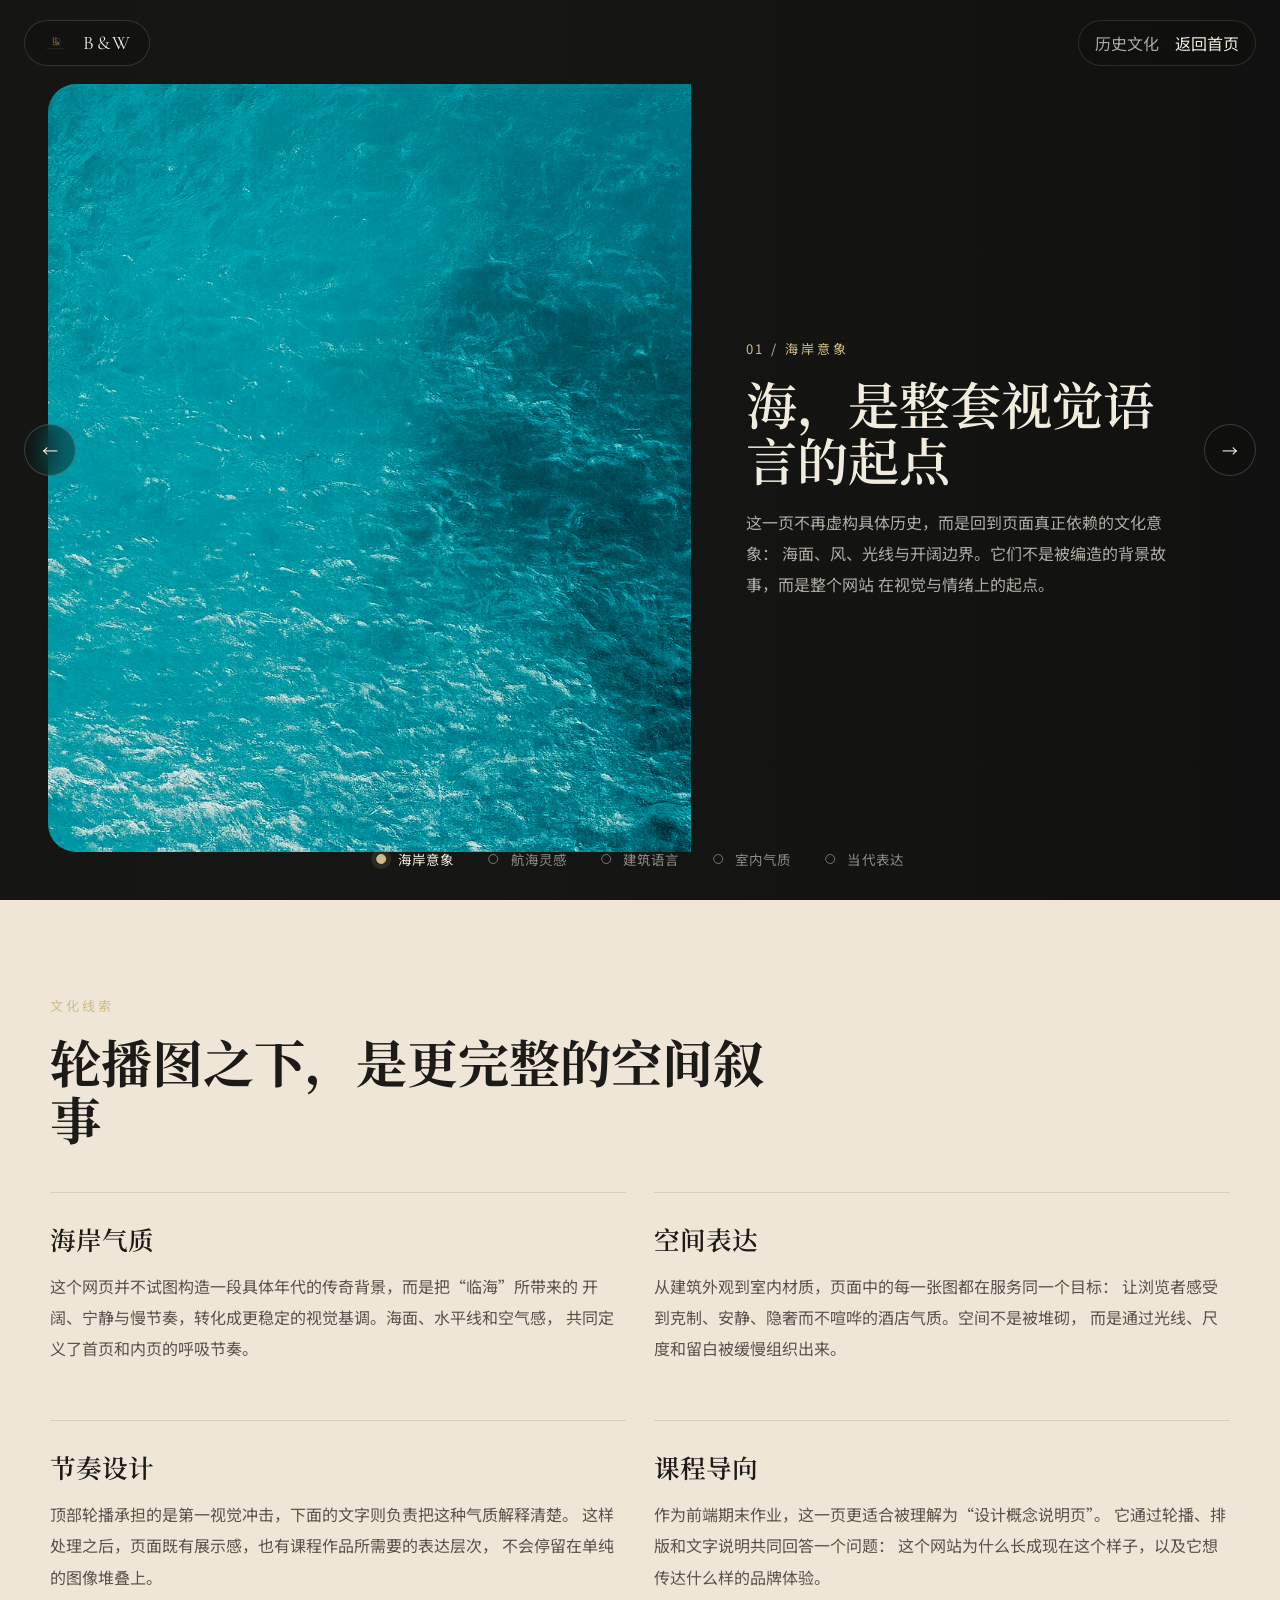
<file: history.html>
<!DOCTYPE html>
<html lang="zh-CN">
  <head>
    <meta charset="UTF-8" />
    <meta name="viewport" content="width=device-width, initial-scale=1.0" />
    <title>B&W | 历史文化</title>
    <link
      rel="icon"
      href="data:image/svg+xml,%3Csvg xmlns='http://www.w3.org/2000/svg' viewBox='0 0 64 64'%3E%3Crect width='64' height='64' rx='14' fill='%23171816'/%3E%3Ctext x='50%25' y='54%25' text-anchor='middle' dominant-baseline='middle' font-size='30' font-family='Cormorant Garamond, serif' fill='%23f3ecdf'%3EA%3C/text%3E%3C/svg%3E"
    />
    <link rel="preconnect" href="https://fonts.googleapis.com" />
    <link rel="preconnect" href="https://fonts.gstatic.com" crossorigin />
    <link
      href="https://fonts.googleapis.com/css2?family=Cormorant+Garamond:wght@400;500;600;700&family=Noto+Serif+SC:wght@400;500;600;700&family=Noto+Sans+SC:wght@400;500;700&display=swap"
      rel="stylesheet"
    />
    <link rel="stylesheet" href="history.css" />
  </head>
  <body>
    <header class="history-topbar">
      <a class="history-brand" href="index.html">
        <img src="images/logo.png" alt="B&W logo" />
        <span>B&amp;W</span>
      </a>
      <div class="history-topbar-actions">
        <span>历史文化</span>
        <a href="index.html">返回首页</a>
      </div>
    </header>

    <main class="history-page">
      <section class="history-shell">
        <div class="history-track" id="historyTrack">
          <section class="history-slide is-active" data-title="海岸意象">
            <div class="history-slide-media">
              <img src="images/首屏-海面.png" alt="海岸意象" />
            </div>
            <div class="history-slide-content">
              <p class="history-eyebrow">01 / 海岸意象</p>
              <h1>海，是整套视觉语言的起点</h1>
              <p>
                这一页不再虚构具体历史，而是回到页面真正依赖的文化意象：
                海面、风、光线与开阔边界。它们不是被编造的背景故事，而是整个网站
                在视觉与情绪上的起点。
              </p>
            </div>
          </section>

          <section class="history-slide" data-title="航海灵感">
            <div class="history-slide-media">
              <img src="images/首屏-游艇.png" alt="航海灵感" />
            </div>
            <div class="history-slide-content">
              <p class="history-eyebrow">02 / 航海灵感</p>
              <h2>缓慢航行，是品牌节奏感的视觉隐喻</h2>
              <p>
                游艇与海面的组合，并不对应某段具体史实，而是象征一种从容进入、
                缓慢靠近、逐步展开的观看方式。首页动画与页面留白，也都围绕这种
                节奏被组织起来。
              </p>
            </div>
          </section>

          <section class="history-slide" data-title="建筑语言">
            <div class="history-slide-media">
              <img src="images/理念-建筑.jpg" alt="建筑语言" />
            </div>
            <div class="history-slide-content">
              <p class="history-eyebrow">03 / 建筑语言</p>
              <h2>建筑不解释风景，而是为风景留出位置</h2>
              <p>
                页面中的建筑图像承担的是风格表达，而不是历史考据。大面积体块、
                柔和界面、向海的开口与克制的材料，共同构成了“隐奢海岸酒店”这一
                视觉概念的建筑外壳。
              </p>
            </div>
          </section>

          <section class="history-slide" data-title="室内气质">
            <div class="history-slide-media">
              <img src="images/空间-会客厅.jpg" alt="室内气质" />
            </div>
            <div class="history-slide-content">
              <p class="history-eyebrow">04 / 室内气质</p>
              <h2>温润材质与低照光线，共同决定了停留感</h2>
              <p>
                木、石、织物和暖色灯光，是这一类空间表达中最稳定的情绪支撑。
                它们让页面从“展示”转向“停留”，也让文字与图片更接近安静、
                克制和可居住的状态。
              </p>
            </div>
          </section>

          <section class="history-slide" data-title="当代表达">
            <div class="history-slide-media">
              <img src="images/过渡-套房全景.jpg" alt="当代表达" />
            </div>
            <div class="history-slide-content">
              <p class="history-eyebrow">05 / 当代表达</p>
              <h2>最终呈现的不是历史叙述，而是品牌化的空间叙事</h2>
              <p>
                对这个网页来说，更重要的不是提供未经验证的背景故事，而是把海岸、
                建筑、室内与慢生活方式转化成一套统一的前端表达。这样内容才成立，
                也更适合作为课程作品展示。
              </p>
            </div>
          </section>
        </div>

        <div class="history-controls">
          <button class="history-arrow" id="historyPrev" type="button" aria-label="上一张">
            <span>&larr;</span>
          </button>
          <button class="history-arrow" id="historyNext" type="button" aria-label="下一张">
            <span>&rarr;</span>
          </button>
        </div>

        <aside class="history-dots" aria-label="历史文化分页">
          <button class="history-dot is-active" type="button" data-index="0"><span>海岸意象</span></button>
          <button class="history-dot" type="button" data-index="1"><span>航海灵感</span></button>
          <button class="history-dot" type="button" data-index="2"><span>建筑语言</span></button>
          <button class="history-dot" type="button" data-index="3"><span>室内气质</span></button>
          <button class="history-dot" type="button" data-index="4"><span>当代表达</span></button>
        </aside>
      </section>

      <section class="history-article">
        <div class="history-article-inner">
          <div class="history-article-heading">
            <p class="history-eyebrow">文化线索</p>
            <h2>轮播图之下，是更完整的空间叙事</h2>
          </div>

          <div class="history-article-grid">
            <article>
              <h3>海岸气质</h3>
              <p>
                这个网页并不试图构造一段具体年代的传奇背景，而是把“临海”所带来的
                开阔、宁静与慢节奏，转化成更稳定的视觉基调。海面、水平线和空气感，
                共同定义了首页和内页的呼吸节奏。
              </p>
            </article>

            <article>
              <h3>空间表达</h3>
              <p>
                从建筑外观到室内材质，页面中的每一张图都在服务同一个目标：
                让浏览者感受到克制、安静、隐奢而不喧哗的酒店气质。空间不是被堆砌，
                而是通过光线、尺度和留白被缓慢组织出来。
              </p>
            </article>

            <article>
              <h3>节奏设计</h3>
              <p>
                顶部轮播承担的是第一视觉冲击，下面的文字则负责把这种气质解释清楚。
                这样处理之后，页面既有展示感，也有课程作品所需要的表达层次，
                不会停留在单纯的图像堆叠上。
              </p>
            </article>

            <article>
              <h3>课程导向</h3>
              <p>
                作为前端期末作业，这一页更适合被理解为“设计概念说明页”。
                它通过轮播、排版和文字说明共同回答一个问题：
                这个网站为什么长成现在这个样子，以及它想传达什么样的品牌体验。
              </p>
            </article>
          </div>
        </div>
      </section>
    </main>

    <script src="history.js"></script>
  </body>
</html>
</file>
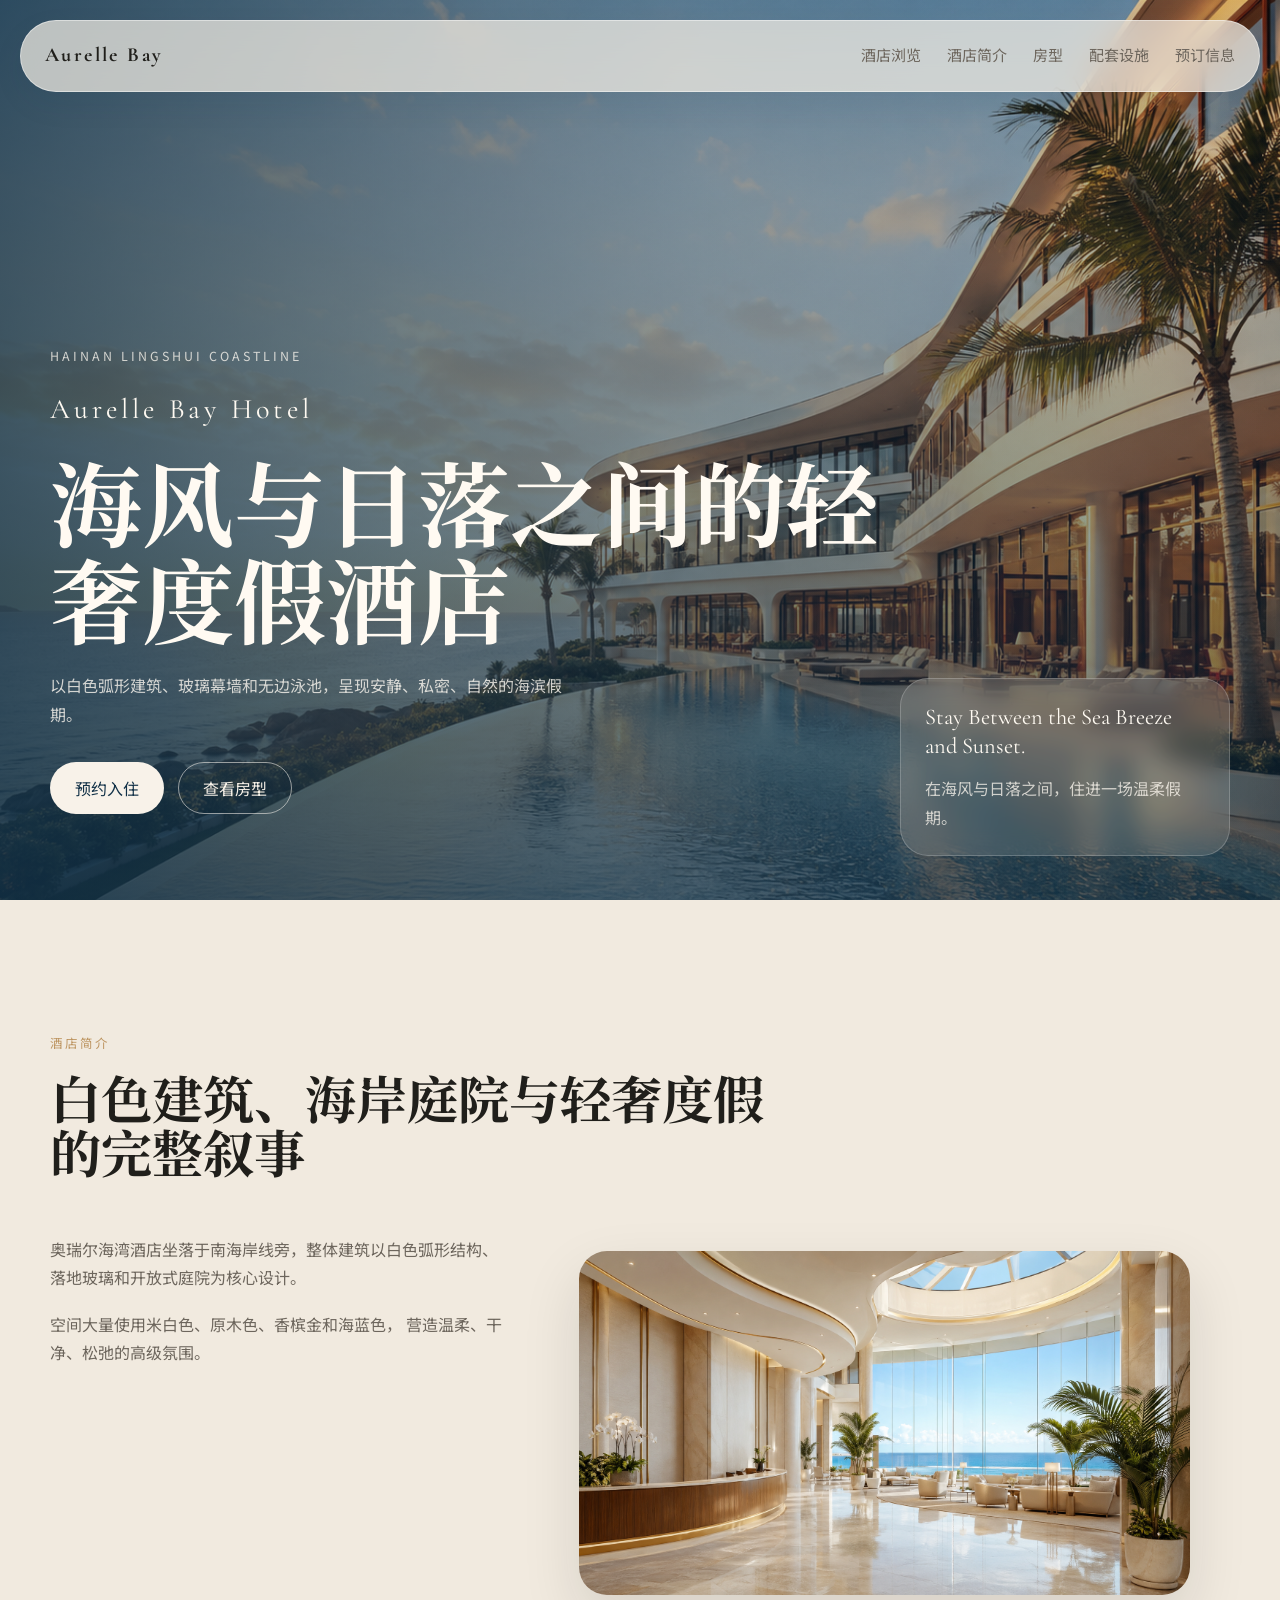
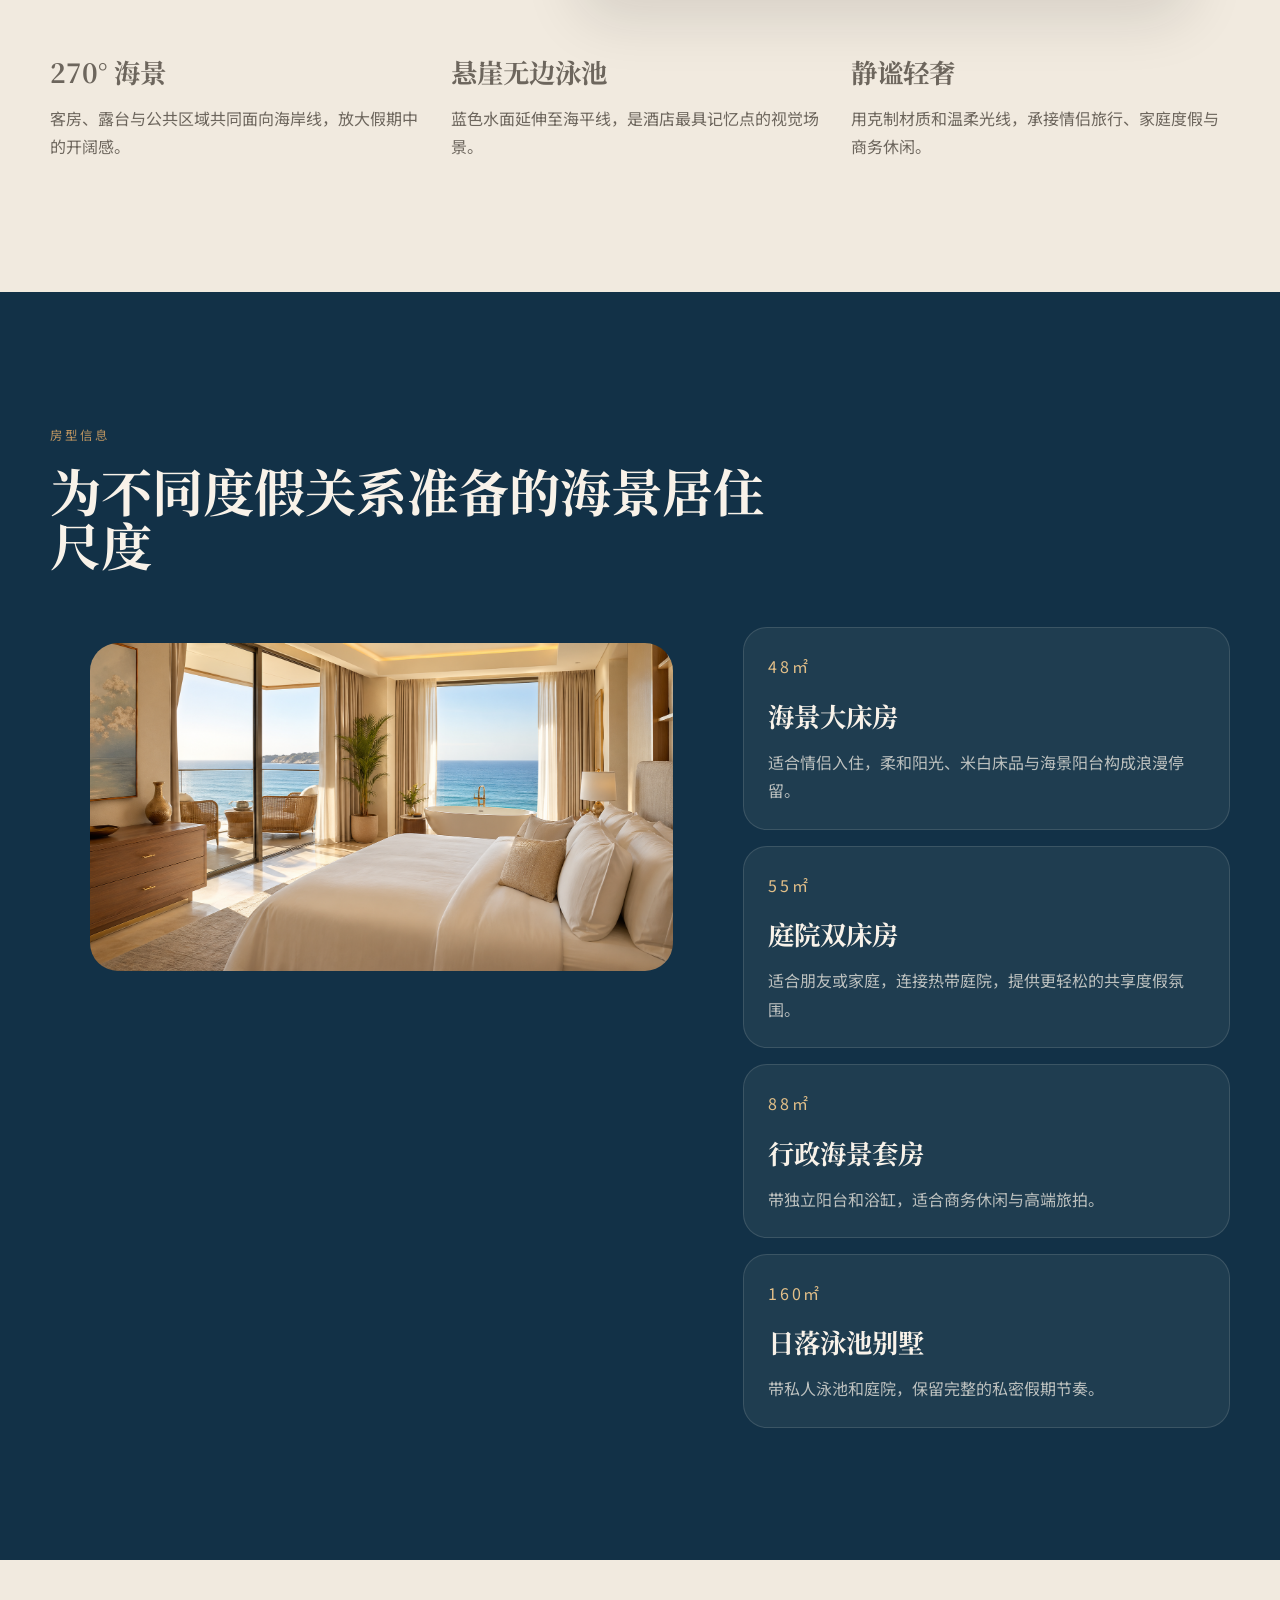
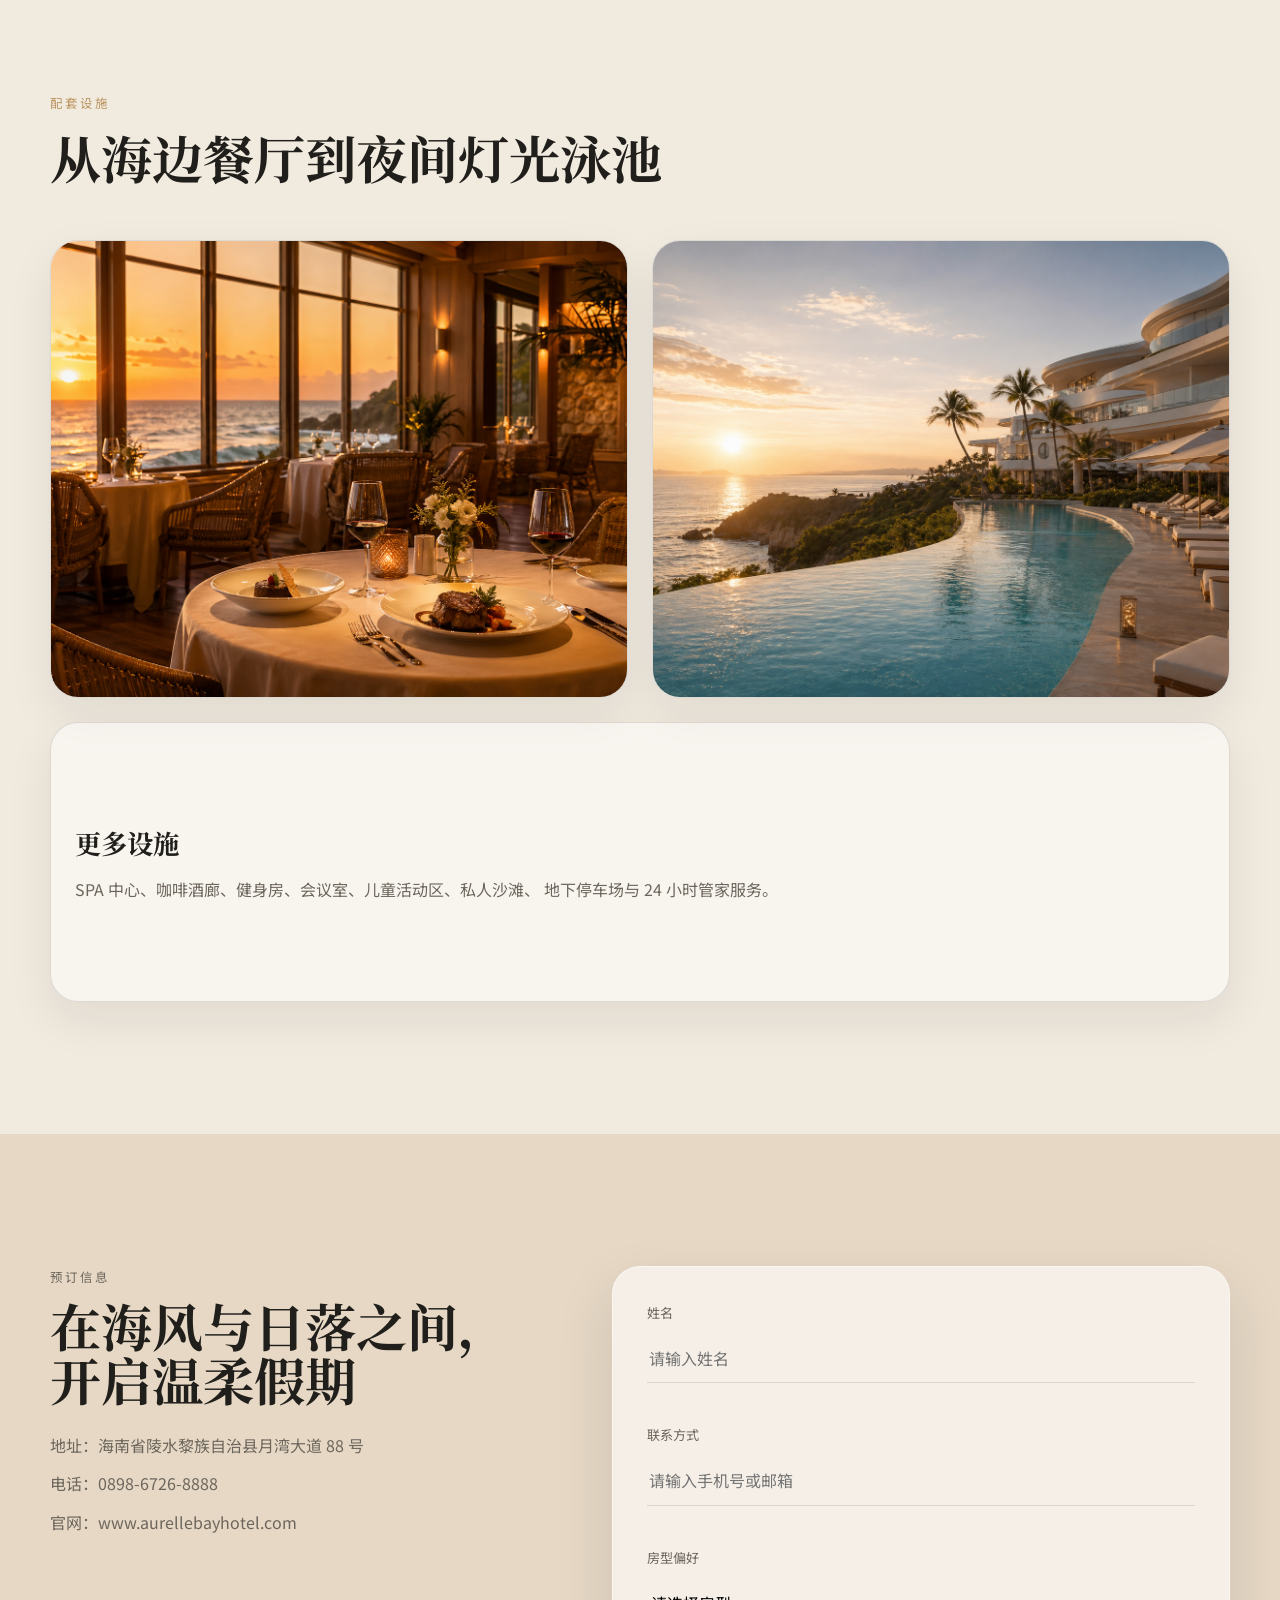
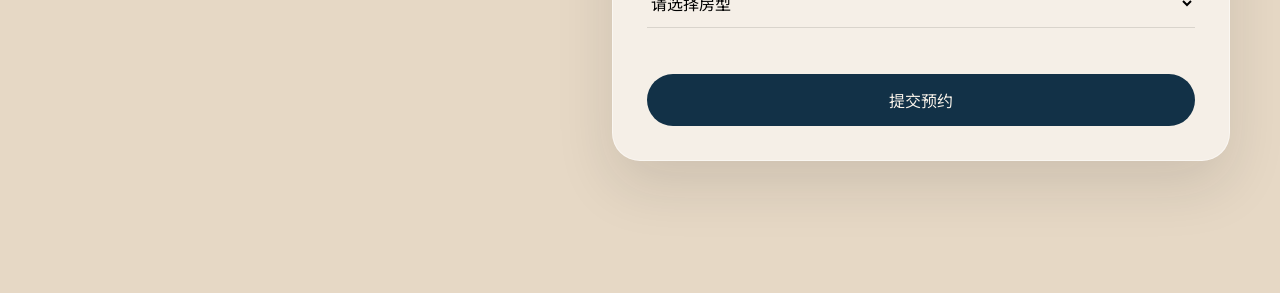
<file: pages/hotel-aurelle.html>
<!DOCTYPE html>
<html lang="zh-CN">
  <head>
    <meta charset="UTF-8" />
    <meta name="viewport" content="width=device-width, initial-scale=1.0" />
    <title>Aurelle Bay Hotel | 奥瑞尔海湾酒店</title>
    <meta
      name="description"
      content="奥瑞尔海湾酒店是一家位于海南陵水海岸线的高端海滨度假酒店。"
    />
    <link rel="preconnect" href="https://fonts.googleapis.com" />
    <link rel="preconnect" href="https://fonts.gstatic.com" crossorigin />
    <link
      href="https://fonts.googleapis.com/css2?family=Cormorant+Garamond:wght@500;600;700&family=Manrope:wght@400;500;600;700&family=Noto+Serif+SC:wght@500;600;700&family=Noto+Sans+SC:wght@400;500;700&display=swap"
      rel="stylesheet"
    />
    <link rel="stylesheet" href="../assets/css/base.css" />
    <link rel="stylesheet" href="../assets/css/common.css" />
    <link rel="stylesheet" href="../assets/css/hotel-aurelle.css" />
  </head>
  <body>
    <div class="page-loader" id="pageLoader">
      <div>
        <p class="loader-brand">Aurelle Bay</p>
        <span class="loader-line"></span>
      </div>
    </div>

    <header class="topbar">
      <a class="brand-mark" href="#hero">Aurelle Bay</a>
      <nav class="topbar-nav" aria-label="主导航">
        <a href="../index.html">酒店浏览</a>
        <a href="#about">酒店简介</a>
        <a href="#rooms">房型</a>
        <a href="#facilities">配套设施</a>
        <a href="#booking">预订信息</a>
      </nav>
    </header>

    <main>
      <section class="hero" id="hero">
        <div class="hero-media">
          <img src="../assets/images/hotels/aurelle/hero-exterior.png" alt="奥瑞尔海湾酒店外观" />
        </div>
        <div class="hero-content reveal">
          <p class="eyebrow">Hainan Lingshui Coastline</p>
          <p class="hero-brand">Aurelle Bay Hotel</p>
          <h1>海风与日落之间的轻奢度假酒店</h1>
          <p>
            以白色弧形建筑、玻璃幕墙和无边泳池，呈现安静、私密、自然的海滨假期。
          </p>
          <div class="hero-actions">
            <a class="button button-primary" href="#booking">预约入住</a>
            <a class="button button-secondary" href="#rooms">查看房型</a>
          </div>
        </div>
        <aside class="hero-card reveal">
          <span>Stay Between the Sea Breeze and Sunset.</span>
          <p>在海风与日落之间，住进一场温柔假期。</p>
        </aside>
      </section>

      <section class="about section section-light" id="about">
        <div class="section-heading reveal">
          <p class="eyebrow">酒店简介</p>
          <h2>白色建筑、海岸庭院与轻奢度假的完整叙事</h2>
        </div>
        <div class="about-grid">
          <article class="about-copy reveal">
            <p>
              奥瑞尔海湾酒店坐落于南海岸线旁，整体建筑以白色弧形结构、
              落地玻璃和开放式庭院为核心设计。
            </p>
            <p>
              空间大量使用米白色、原木色、香槟金和海蓝色，
              营造温柔、干净、松弛的高级氛围。
            </p>
          </article>
          <figure class="about-image reveal">
            <img src="../assets/images/hotels/aurelle/lobby.png" alt="玻璃穹顶大堂" />
          </figure>
          <div class="about-points reveal">
            <div>
              <h3>270° 海景</h3>
              <p>客房、露台与公共区域共同面向海岸线，放大假期中的开阔感。</p>
            </div>
            <div>
              <h3>悬崖无边泳池</h3>
              <p>蓝色水面延伸至海平线，是酒店最具记忆点的视觉场景。</p>
            </div>
            <div>
              <h3>静谧轻奢</h3>
              <p>用克制材质和温柔光线，承接情侣旅行、家庭度假与商务休闲。</p>
            </div>
          </div>
        </div>
      </section>

      <section class="rooms section section-dark" id="rooms">
        <div class="section-heading reveal">
          <p class="eyebrow">房型信息</p>
          <h2>为不同度假关系准备的海景居住尺度</h2>
        </div>
        <div class="room-layout">
          <figure class="room-visual reveal">
            <img src="../assets/images/hotels/aurelle/room-suite.png" alt="现代轻奢海景套房" />
          </figure>
          <div class="room-list">
            <article class="room-card reveal">
              <span>48㎡</span>
              <h3>海景大床房</h3>
              <p>适合情侣入住，柔和阳光、米白床品与海景阳台构成浪漫停留。</p>
            </article>
            <article class="room-card reveal">
              <span>55㎡</span>
              <h3>庭院双床房</h3>
              <p>适合朋友或家庭，连接热带庭院，提供更轻松的共享度假氛围。</p>
            </article>
            <article class="room-card reveal">
              <span>88㎡</span>
              <h3>行政海景套房</h3>
              <p>带独立阳台和浴缸，适合商务休闲与高端旅拍。</p>
            </article>
            <article class="room-card reveal">
              <span>160㎡</span>
              <h3>日落泳池别墅</h3>
              <p>带私人泳池和庭院，保留完整的私密假期节奏。</p>
            </article>
          </div>
        </div>
      </section>

      <section class="facilities section section-light" id="facilities">
        <div class="section-heading reveal">
          <p class="eyebrow">配套设施</p>
          <h2>从海边餐厅到夜间灯光泳池</h2>
        </div>
        <div class="facility-grid">
          <article class="facility-card reveal">
            <img src="../assets/images/hotels/aurelle/restaurant.png" alt="海边西餐厅" />
            <div>
              <h3>海边西餐厅</h3>
              <p>白色桌布、藤编椅与暖黄灯光，将落日海景纳入晚餐体验。</p>
            </div>
          </article>
          <article class="facility-card reveal">
            <img src="../assets/images/hotels/aurelle/infinity-pool.png" alt="悬崖无边泳池" />
            <div>
              <h3>无边泳池</h3>
              <p>悬崖边的蓝色水面连接海平线，夜间灯光带来更柔和的度假氛围。</p>
            </div>
          </article>
          <article class="facility-card text-card reveal">
            <h3>更多设施</h3>
            <p>
              SPA 中心、咖啡酒廊、健身房、会议室、儿童活动区、私人沙滩、
              地下停车场与 24 小时管家服务。
            </p>
          </article>
        </div>
      </section>

      <section class="booking section section-accent" id="booking">
        <div class="booking-copy reveal">
          <p class="eyebrow">预订信息</p>
          <h2>在海风与日落之间，开启温柔假期</h2>
          <p>地址：海南省陵水黎族自治县月湾大道 88 号</p>
          <p>电话：0898-6726-8888</p>
          <p>官网：www.aurellebayhotel.com</p>
        </div>
        <form
          class="booking-form reveal"
          id="aurelleBookingForm"
          data-loader-delay="900"
          data-loader-fade="450"
          data-hover-selector=".facility-card, .room-card"
          data-hover-y="-5"
          data-hover-transition="transform 0.3s ease"
          data-toast-delay="1800"
          novalidate
        >
          <label>
            <span>姓名</span>
            <input name="name" type="text" placeholder="请输入姓名" />
            <small></small>
          </label>
          <label>
            <span>联系方式</span>
            <input name="contact" type="text" placeholder="请输入手机号或邮箱" />
            <small></small>
          </label>
          <label>
            <span>房型偏好</span>
            <select name="room">
              <option value="">请选择房型</option>
              <option>海景大床房</option>
              <option>庭院双床房</option>
              <option>行政海景套房</option>
              <option>日落泳池别墅</option>
            </select>
            <small></small>
          </label>
          <button class="button button-primary" type="submit">提交预约</button>
        </form>
      </section>
    </main>

    <div class="toast" id="successToast">预约信息已提交，礼宾团队将尽快联系您。</div>

    <script src="../assets/vendor/jquery-3.7.1.min.js"></script>
    <script src="../assets/js/booking-validation.js"></script>
    <script src="../assets/js/common.js"></script>
  </body>
</html>
</file>
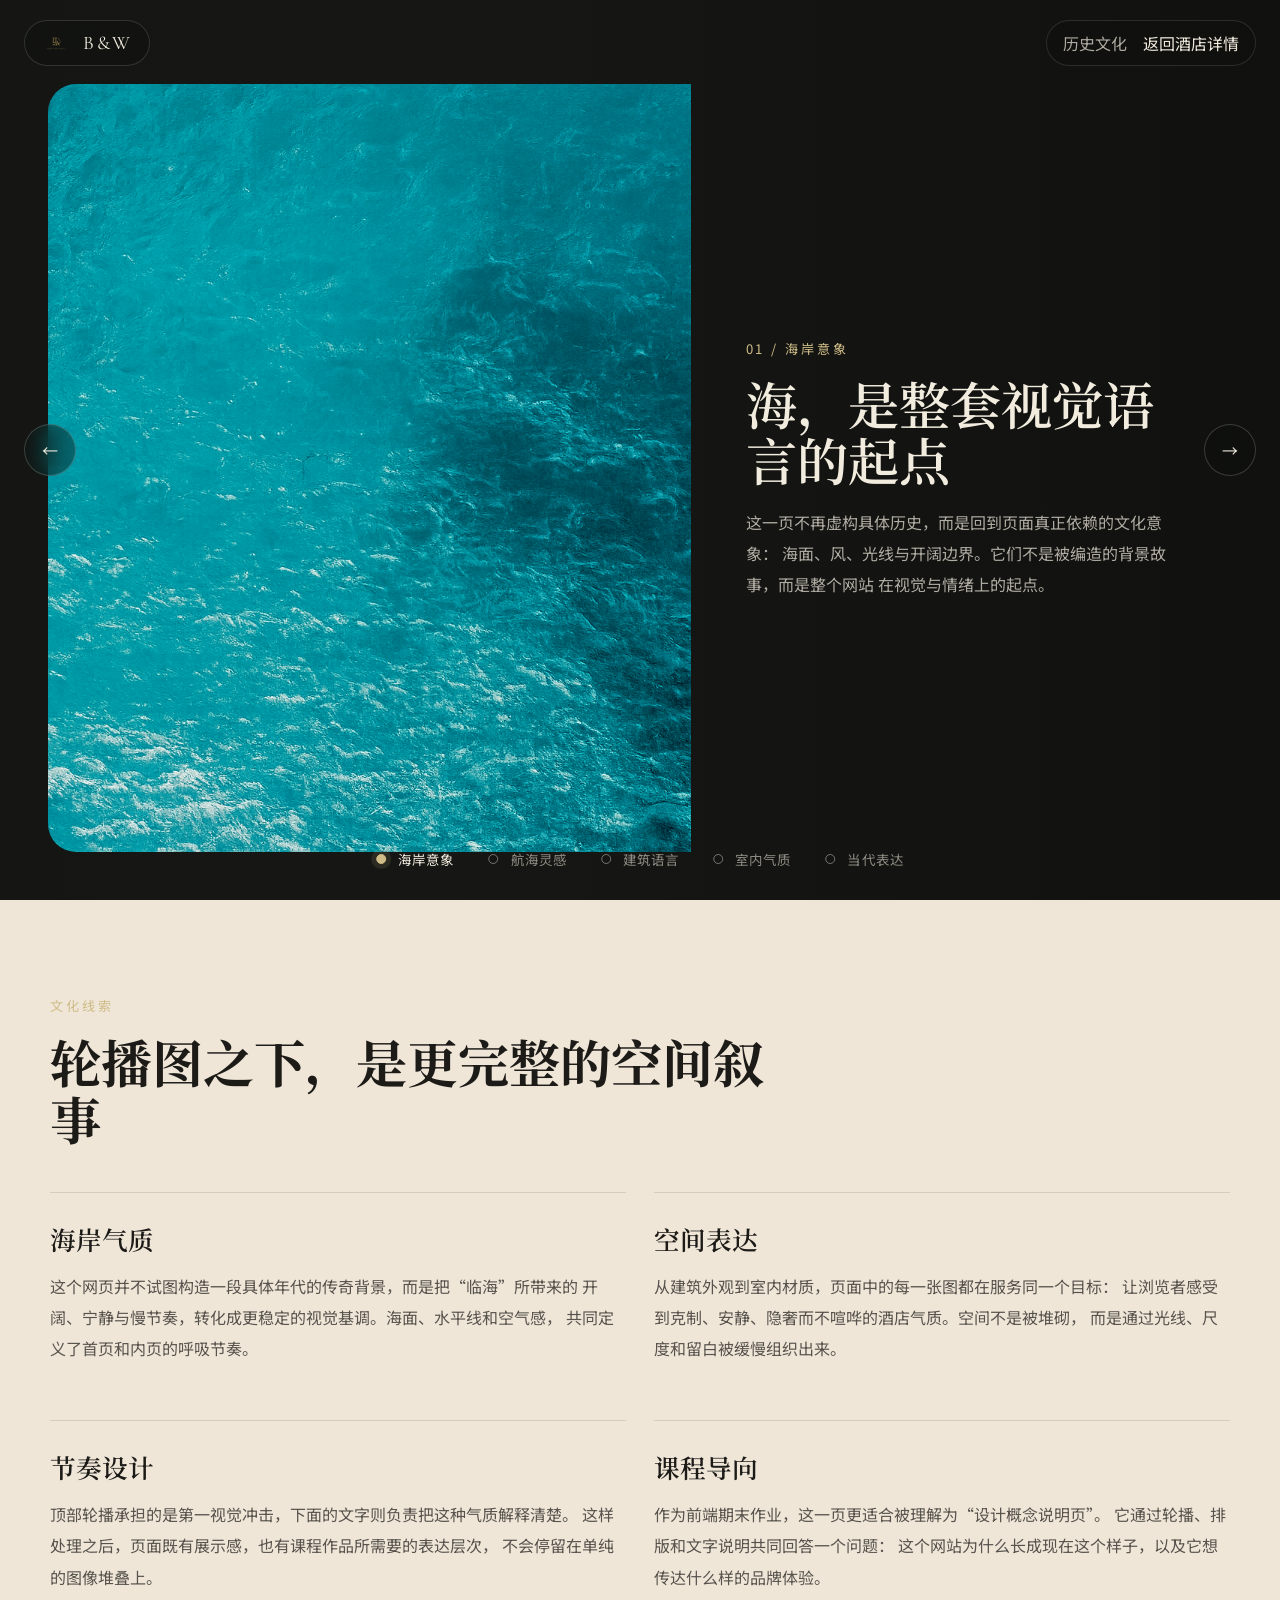
<file: pages/hotel-bw-history.html>
<!DOCTYPE html>
<html lang="zh-CN">
  <head>
    <meta charset="UTF-8" />
    <meta name="viewport" content="width=device-width, initial-scale=1.0" />
    <title>B&W | 历史文化</title>
    <link
      rel="icon"
      href="data:image/svg+xml,%3Csvg xmlns='http://www.w3.org/2000/svg' viewBox='0 0 64 64'%3E%3Crect width='64' height='64' rx='14' fill='%23171816'/%3E%3Ctext x='50%25' y='54%25' text-anchor='middle' dominant-baseline='middle' font-size='30' font-family='Cormorant Garamond, serif' fill='%23f3ecdf'%3EA%3C/text%3E%3C/svg%3E"
    />
    <link rel="preconnect" href="https://fonts.googleapis.com" />
    <link rel="preconnect" href="https://fonts.gstatic.com" crossorigin />
    <link
      href="https://fonts.googleapis.com/css2?family=Cormorant+Garamond:wght@400;500;600;700&family=Noto+Serif+SC:wght@400;500;600;700&family=Noto+Sans+SC:wght@400;500;700&display=swap"
      rel="stylesheet"
    />
    <link rel="stylesheet" href="../assets/css/base.css" />
    <link rel="stylesheet" href="../assets/css/hotel-bw-history.css" />
  </head>
  <body>
    <header class="history-topbar">
      <a class="history-brand" href="hotel-bw.html">
        <img src="../assets/images/common/logo-bw.png" alt="B&W logo" />
        <span>B&amp;W</span>
      </a>
      <div class="history-topbar-actions">
        <span>历史文化</span>
        <a href="hotel-bw.html">返回酒店详情</a>
      </div>
    </header>

    <main class="history-page">
      <section class="history-shell">
        <div class="history-track" id="historyTrack">
          <section class="history-slide is-active" data-title="海岸意象">
            <div class="history-slide-media">
              <img src="../assets/images/hotels/bw/hero-sea.png" alt="海岸意象" />
            </div>
            <div class="history-slide-content">
              <p class="history-eyebrow">01 / 海岸意象</p>
              <h1>海，是整套视觉语言的起点</h1>
              <p>
                这一页不再虚构具体历史，而是回到页面真正依赖的文化意象：
                海面、风、光线与开阔边界。它们不是被编造的背景故事，而是整个网站
                在视觉与情绪上的起点。
              </p>
            </div>
          </section>

          <section class="history-slide" data-title="航海灵感">
            <div class="history-slide-media">
              <img src="../assets/images/hotels/bw/hero-yacht.png" alt="航海灵感" />
            </div>
            <div class="history-slide-content">
              <p class="history-eyebrow">02 / 航海灵感</p>
              <h2>缓慢航行，是品牌节奏感的视觉隐喻</h2>
              <p>
                游艇与海面的组合，并不对应某段具体史实，而是象征一种从容进入、
                缓慢靠近、逐步展开的观看方式。首页动画与页面留白，也都围绕这种
                节奏被组织起来。
              </p>
            </div>
          </section>

          <section class="history-slide" data-title="建筑语言">
            <div class="history-slide-media">
              <img src="../assets/images/hotels/bw/concept-architecture.jpg" alt="建筑语言" />
            </div>
            <div class="history-slide-content">
              <p class="history-eyebrow">03 / 建筑语言</p>
              <h2>建筑不解释风景，而是为风景留出位置</h2>
              <p>
                页面中的建筑图像承担的是风格表达，而不是历史考据。大面积体块、
                柔和界面、向海的开口与克制的材料，共同构成了“隐奢海岸酒店”这一
                视觉概念的建筑外壳。
              </p>
            </div>
          </section>

          <section class="history-slide" data-title="室内气质">
            <div class="history-slide-media">
              <img src="../assets/images/hotels/bw/space-lounge.jpg" alt="室内气质" />
            </div>
            <div class="history-slide-content">
              <p class="history-eyebrow">04 / 室内气质</p>
              <h2>温润材质与低照光线，共同决定了停留感</h2>
              <p>
                木、石、织物和暖色灯光，是这一类空间表达中最稳定的情绪支撑。
                它们让页面从“展示”转向“停留”，也让文字与图片更接近安静、
                克制和可居住的状态。
              </p>
            </div>
          </section>

          <section class="history-slide" data-title="当代表达">
            <div class="history-slide-media">
              <img src="../assets/images/hotels/bw/suite-panorama.jpg" alt="当代表达" />
            </div>
            <div class="history-slide-content">
              <p class="history-eyebrow">05 / 当代表达</p>
              <h2>最终呈现的不是历史叙述，而是品牌化的空间叙事</h2>
              <p>
                对这个网页来说，更重要的不是提供未经验证的背景故事，而是把海岸、
                建筑、室内与慢生活方式转化成一套统一的前端表达。这样内容才成立，
                也更适合作为课程作品展示。
              </p>
            </div>
          </section>
        </div>

        <div class="history-controls">
          <button class="history-arrow" id="historyPrev" type="button" aria-label="上一张">
            <span>&larr;</span>
          </button>
          <button class="history-arrow" id="historyNext" type="button" aria-label="下一张">
            <span>&rarr;</span>
          </button>
        </div>

        <aside class="history-dots" aria-label="历史文化分页">
          <button class="history-dot is-active" type="button" data-index="0"><span>海岸意象</span></button>
          <button class="history-dot" type="button" data-index="1"><span>航海灵感</span></button>
          <button class="history-dot" type="button" data-index="2"><span>建筑语言</span></button>
          <button class="history-dot" type="button" data-index="3"><span>室内气质</span></button>
          <button class="history-dot" type="button" data-index="4"><span>当代表达</span></button>
        </aside>
      </section>

      <section class="history-article">
        <div class="history-article-inner">
          <div class="history-article-heading">
            <p class="history-eyebrow">文化线索</p>
            <h2>轮播图之下，是更完整的空间叙事</h2>
          </div>

          <div class="history-article-grid">
            <article>
              <h3>海岸气质</h3>
              <p>
                这个网页并不试图构造一段具体年代的传奇背景，而是把“临海”所带来的
                开阔、宁静与慢节奏，转化成更稳定的视觉基调。海面、水平线和空气感，
                共同定义了首页和内页的呼吸节奏。
              </p>
            </article>

            <article>
              <h3>空间表达</h3>
              <p>
                从建筑外观到室内材质，页面中的每一张图都在服务同一个目标：
                让浏览者感受到克制、安静、隐奢而不喧哗的酒店气质。空间不是被堆砌，
                而是通过光线、尺度和留白被缓慢组织出来。
              </p>
            </article>

            <article>
              <h3>节奏设计</h3>
              <p>
                顶部轮播承担的是第一视觉冲击，下面的文字则负责把这种气质解释清楚。
                这样处理之后，页面既有展示感，也有课程作品所需要的表达层次，
                不会停留在单纯的图像堆叠上。
              </p>
            </article>

            <article>
              <h3>课程导向</h3>
              <p>
                作为前端期末作业，这一页更适合被理解为“设计概念说明页”。
                它通过轮播、排版和文字说明共同回答一个问题：
                这个网站为什么长成现在这个样子，以及它想传达什么样的品牌体验。
              </p>
            </article>
          </div>
        </div>
      </section>
    </main>

    <script src="../assets/js/hotel-bw-history.js"></script>
  </body>
</html>
</file>
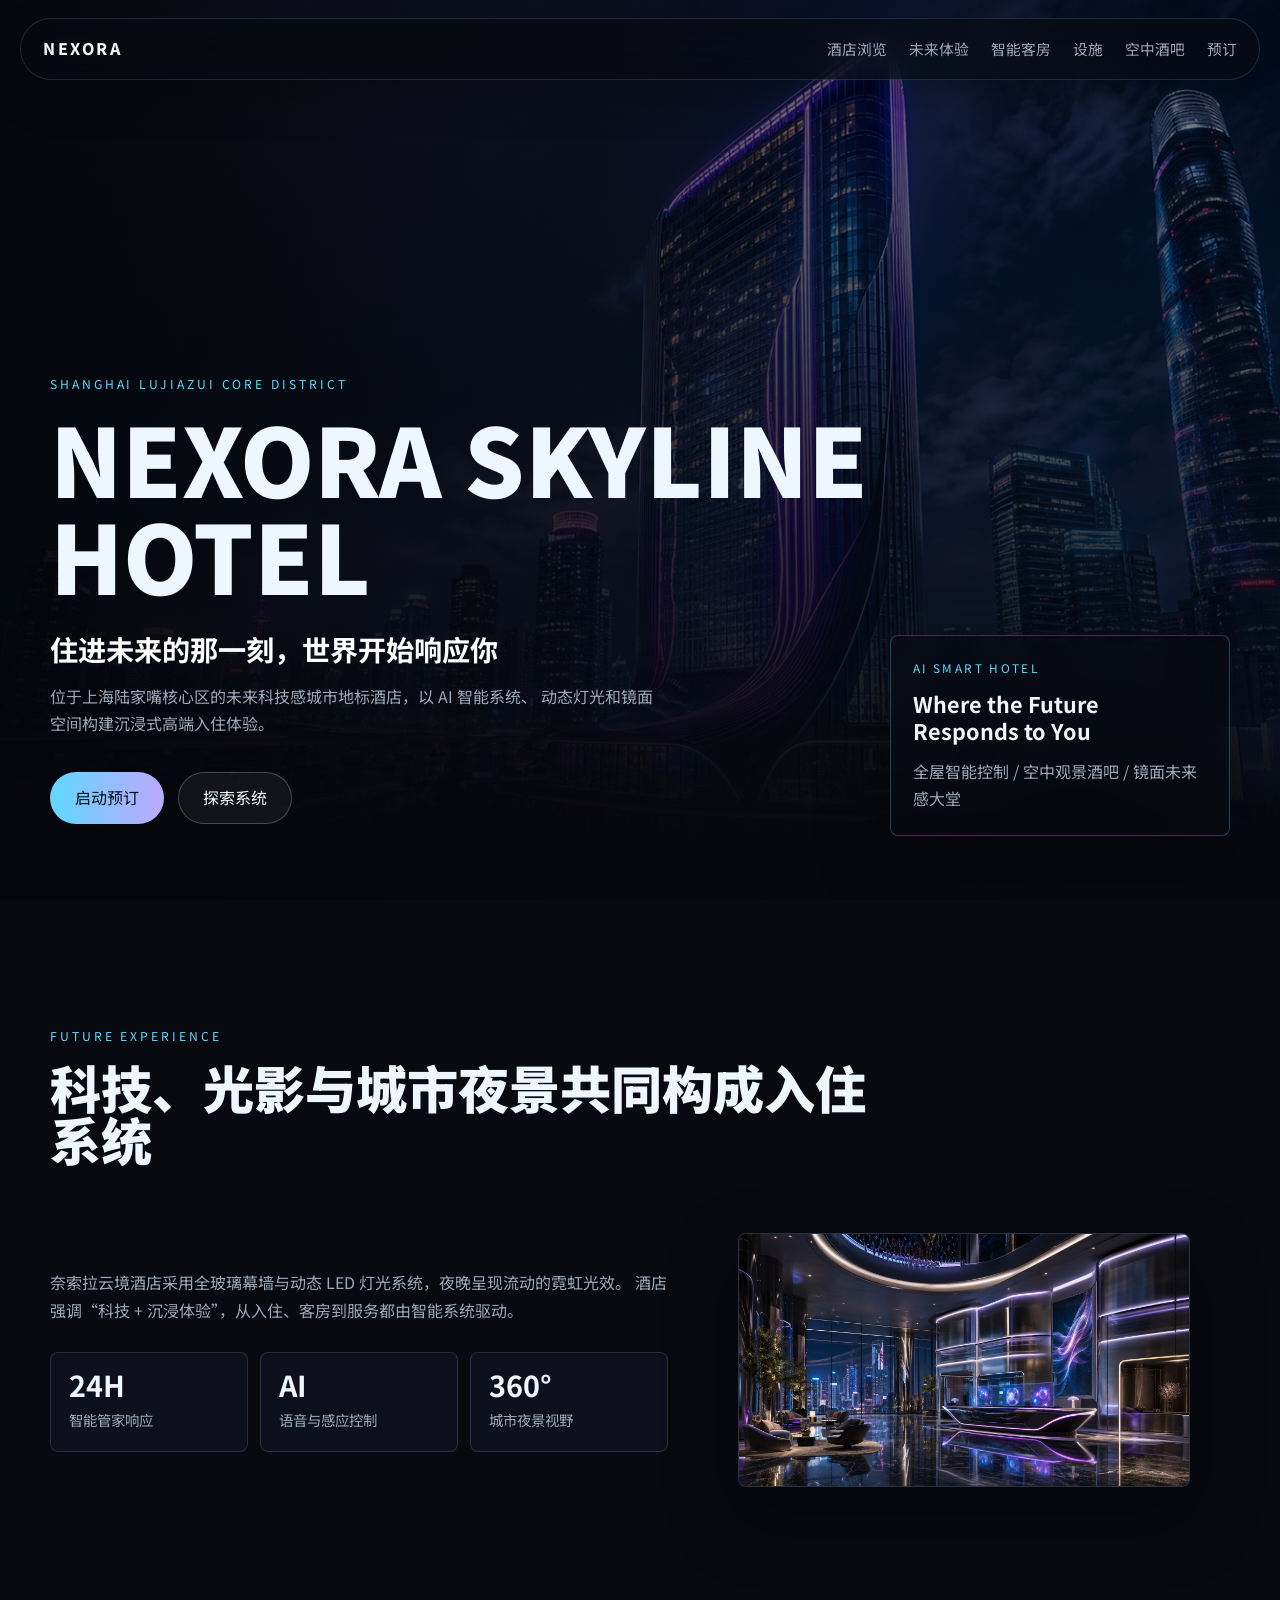
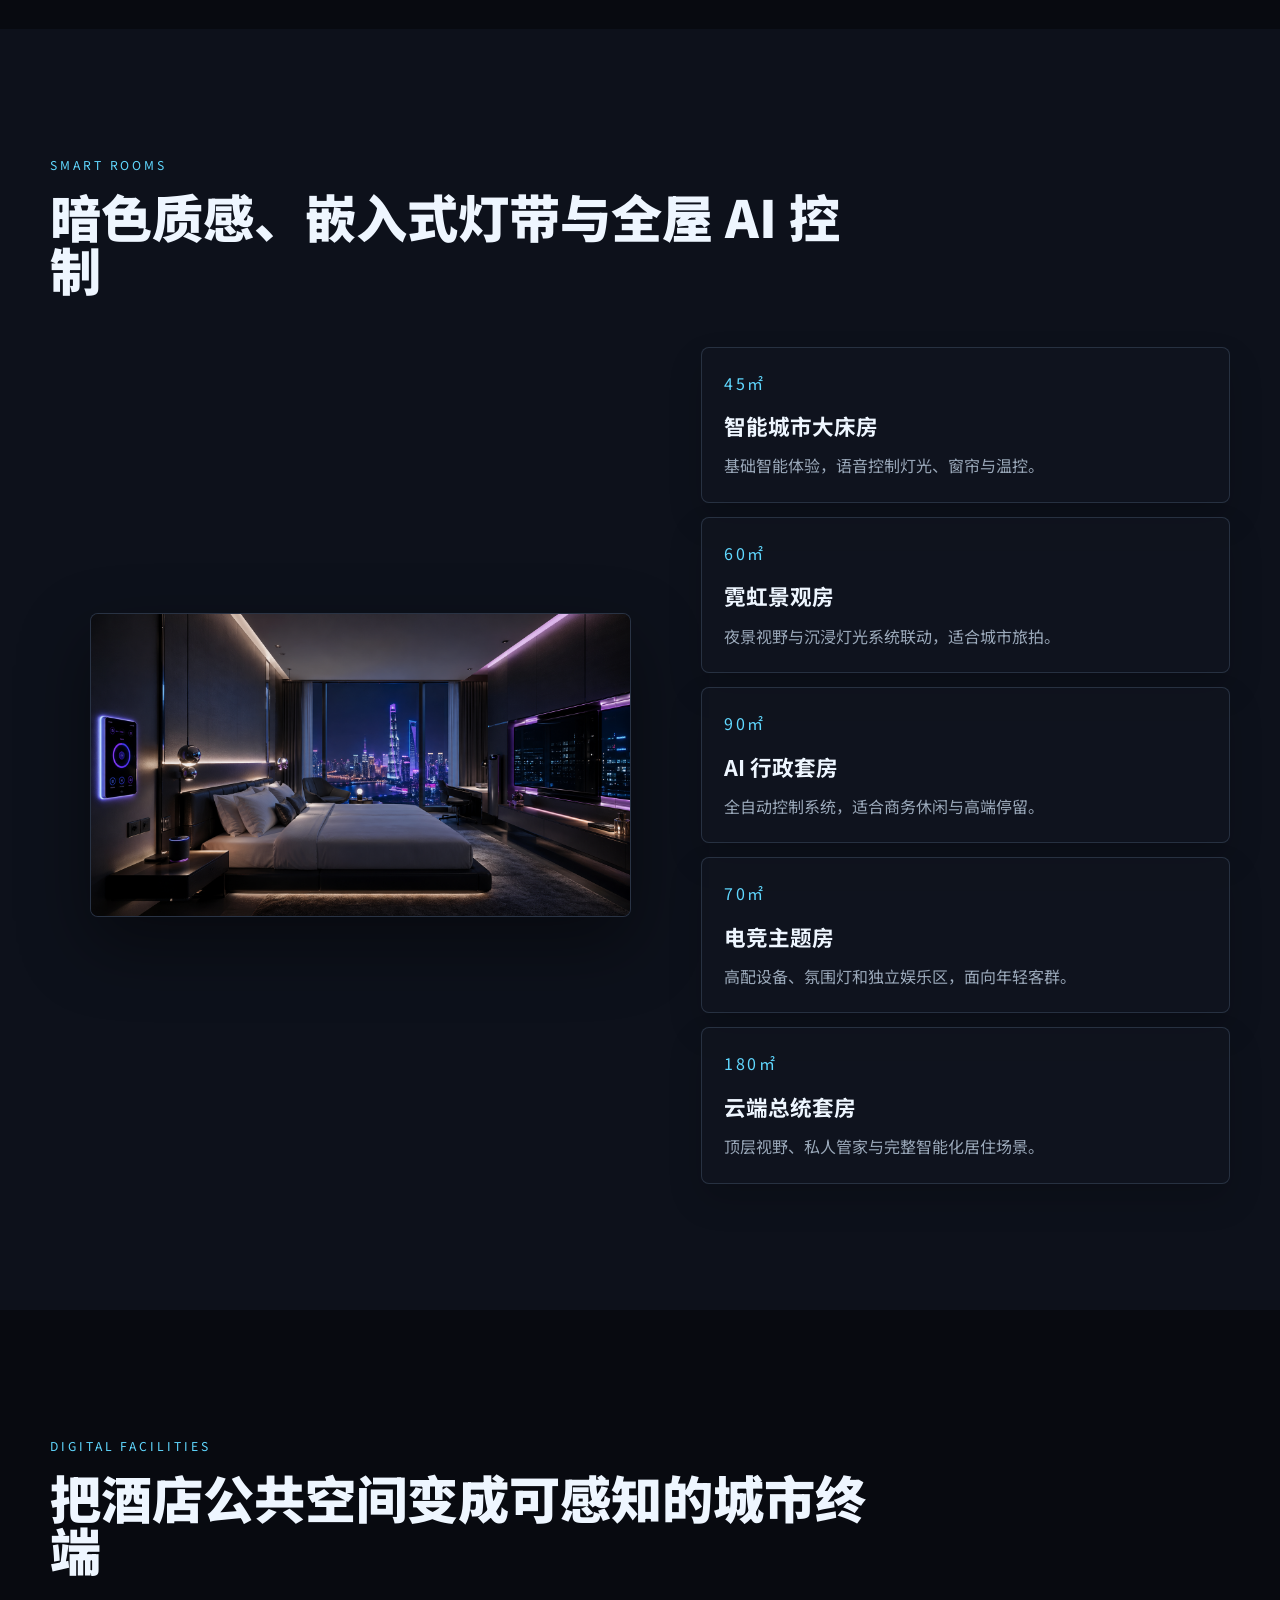
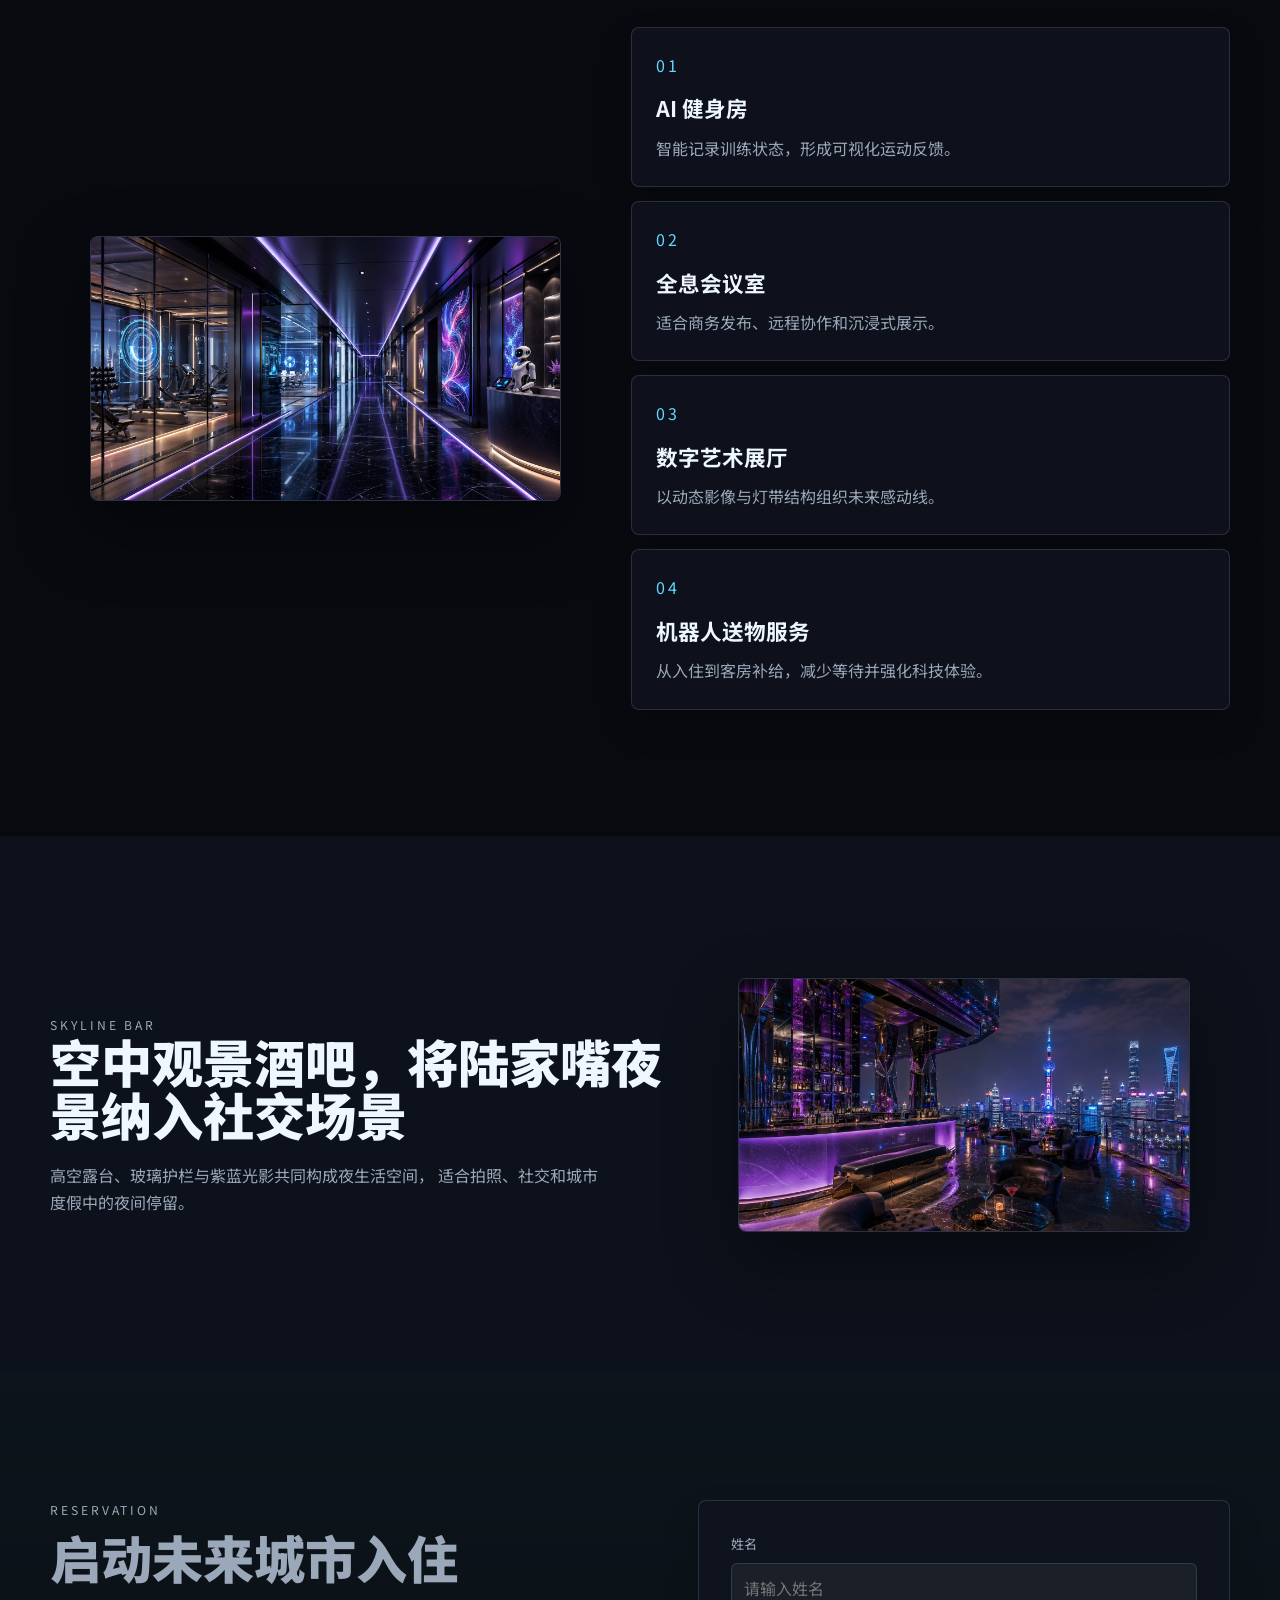
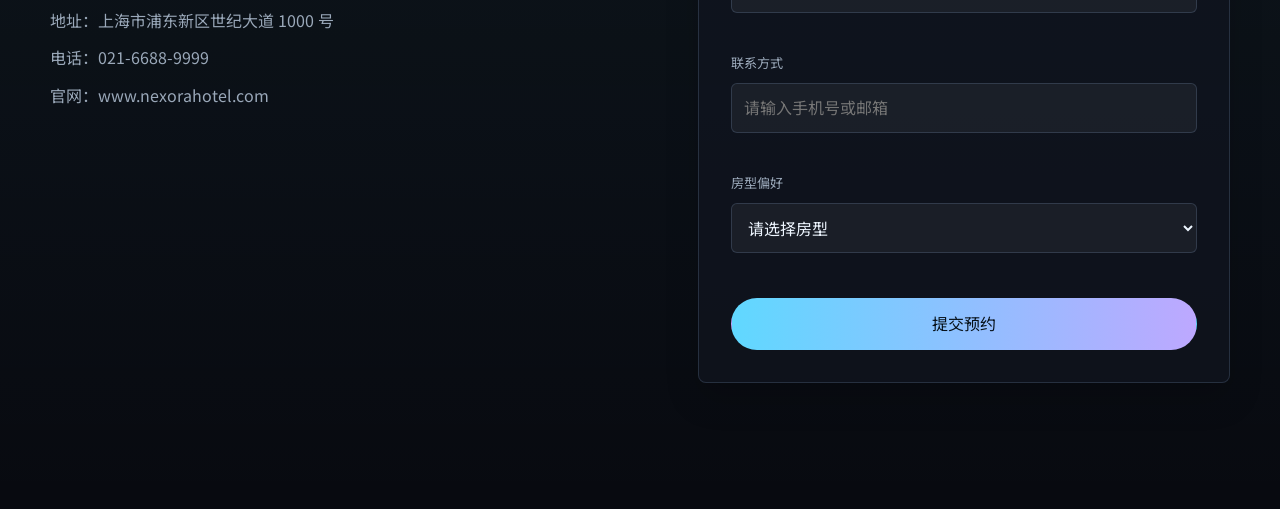
<file: pages/hotel-nexora.html>
<!DOCTYPE html>
<html lang="zh-CN">
  <head>
    <meta charset="UTF-8" />
    <meta name="viewport" content="width=device-width, initial-scale=1.0" />
    <title>NEXORA SKYLINE HOTEL | 奈索拉云境酒店</title>
    <meta
      name="description"
      content="奈索拉云境酒店位于上海陆家嘴核心区，是融合 AI 智能与未来设计语言的城市地标酒店。"
    />
    <link rel="preconnect" href="https://fonts.googleapis.com" />
    <link rel="preconnect" href="https://fonts.gstatic.com" crossorigin />
    <link
      href="https://fonts.googleapis.com/css2?family=Manrope:wght@400;500;600;700;800&family=Noto+Sans+SC:wght@400;500;700;900&display=swap"
      rel="stylesheet"
    />
    <link rel="stylesheet" href="../assets/css/base.css" />
    <link rel="stylesheet" href="../assets/css/common.css" />
    <link rel="stylesheet" href="../assets/css/hotel-nexora.css" />
  </head>
  <body>
    <div class="page-loader" id="pageLoader">
      <div class="loader-core">
        <p>NEXORA</p>
        <span></span>
      </div>
    </div>

    <header class="topbar">
      <a class="brand-mark" href="#hero">NEXORA</a>
      <nav class="topbar-nav" aria-label="主导航">
        <a href="../index.html">酒店浏览</a>
        <a href="#concept">未来体验</a>
        <a href="#rooms">智能客房</a>
        <a href="#facilities">设施</a>
        <a href="#skybar">空中酒吧</a>
        <a href="#booking">预订</a>
      </nav>
    </header>

    <main>
      <section class="hero" id="hero">
        <div class="hero-media">
          <img src="../assets/images/hotels/nexora/hero-exterior.png" alt="奈索拉云境酒店城市夜景外观" />
        </div>
        <div class="hero-content reveal">
          <p class="eyebrow">Shanghai Lujiazui Core District</p>
          <h1>NEXORA SKYLINE HOTEL</h1>
          <p class="hero-subtitle">住进未来的那一刻，世界开始响应你</p>
          <p class="hero-copy">
            位于上海陆家嘴核心区的未来科技感城市地标酒店，以 AI 智能系统、
            动态灯光和镜面空间构建沉浸式高端入住体验。
          </p>
          <div class="hero-actions">
            <a class="button button-primary" href="#booking">启动预订</a>
            <a class="button button-secondary" href="#concept">探索系统</a>
          </div>
        </div>
        <aside class="signal-panel reveal" aria-label="酒店亮点">
          <span>AI SMART HOTEL</span>
          <strong>Where the Future Responds to You</strong>
          <p>全屋智能控制 / 空中观景酒吧 / 镜面未来感大堂</p>
        </aside>
      </section>

      <section class="concept section" id="concept">
        <div class="section-heading reveal">
          <p class="eyebrow">Future Experience</p>
          <h2>科技、光影与城市夜景共同构成入住系统</h2>
        </div>
        <div class="concept-grid">
          <article class="concept-copy reveal">
            <p>
              奈索拉云境酒店采用全玻璃幕墙与动态 LED 灯光系统，夜晚呈现流动的霓虹光效。
              酒店强调“科技 + 沉浸体验”，从入住、客房到服务都由智能系统驱动。
            </p>
            <div class="metric-row">
              <div>
                <strong>24H</strong>
                <span>智能管家响应</span>
              </div>
              <div>
                <strong>AI</strong>
                <span>语音与感应控制</span>
              </div>
              <div>
                <strong>360°</strong>
                <span>城市夜景视野</span>
              </div>
            </div>
          </article>
          <figure class="concept-visual reveal">
            <img src="../assets/images/hotels/nexora/lobby.png" alt="镜面未来感大堂" />
          </figure>
        </div>
      </section>

      <section class="rooms section section-deep" id="rooms">
        <div class="section-heading reveal">
          <p class="eyebrow">Smart Rooms</p>
          <h2>暗色质感、嵌入式灯带与全屋 AI 控制</h2>
        </div>
        <div class="room-layout">
          <figure class="room-visual reveal">
            <img src="../assets/images/hotels/nexora/room-suite.png" alt="未来科技感智能客房" />
          </figure>
          <div class="room-list">
            <article class="room-card reveal">
              <span>45㎡</span>
              <h3>智能城市大床房</h3>
              <p>基础智能体验，语音控制灯光、窗帘与温控。</p>
            </article>
            <article class="room-card reveal">
              <span>60㎡</span>
              <h3>霓虹景观房</h3>
              <p>夜景视野与沉浸灯光系统联动，适合城市旅拍。</p>
            </article>
            <article class="room-card reveal">
              <span>90㎡</span>
              <h3>AI 行政套房</h3>
              <p>全自动控制系统，适合商务休闲与高端停留。</p>
            </article>
            <article class="room-card reveal">
              <span>70㎡</span>
              <h3>电竞主题房</h3>
              <p>高配设备、氛围灯和独立娱乐区，面向年轻客群。</p>
            </article>
            <article class="room-card reveal">
              <span>180㎡</span>
              <h3>云端总统套房</h3>
              <p>顶层视野、私人管家与完整智能化居住场景。</p>
            </article>
          </div>
        </div>
      </section>

      <section class="facilities section" id="facilities">
        <div class="section-heading reveal">
          <p class="eyebrow">Digital Facilities</p>
          <h2>把酒店公共空间变成可感知的城市终端</h2>
        </div>
        <div class="facility-layout">
          <figure class="facility-visual reveal">
            <img src="../assets/images/hotels/nexora/facilities.png" alt="数字艺术长廊与智能设施区" />
          </figure>
          <div class="facility-grid">
            <article class="facility-item reveal">
              <span>01</span>
              <h3>AI 健身房</h3>
              <p>智能记录训练状态，形成可视化运动反馈。</p>
            </article>
            <article class="facility-item reveal">
              <span>02</span>
              <h3>全息会议室</h3>
              <p>适合商务发布、远程协作和沉浸式展示。</p>
            </article>
            <article class="facility-item reveal">
              <span>03</span>
              <h3>数字艺术展厅</h3>
              <p>以动态影像与灯带结构组织未来感动线。</p>
            </article>
            <article class="facility-item reveal">
              <span>04</span>
              <h3>机器人送物服务</h3>
              <p>从入住到客房补给，减少等待并强化科技体验。</p>
            </article>
          </div>
        </div>
      </section>

      <section class="skybar section section-deep" id="skybar">
        <div class="skybar-copy reveal">
          <p class="eyebrow">Skyline Bar</p>
          <h2>空中观景酒吧，将陆家嘴夜景纳入社交场景</h2>
          <p>
            高空露台、玻璃护栏与紫蓝光影共同构成夜生活空间，
            适合拍照、社交和城市度假中的夜间停留。
          </p>
        </div>
        <figure class="skybar-visual reveal">
          <img src="../assets/images/hotels/nexora/sky-bar.png" alt="未来感空中观景酒吧" />
        </figure>
      </section>

      <section class="booking section" id="booking">
        <div class="booking-info reveal">
          <p class="eyebrow">Reservation</p>
          <h2>启动未来城市入住</h2>
          <p>地址：上海市浦东新区世纪大道 1000 号</p>
          <p>电话：021-6688-9999</p>
          <p>官网：www.nexorahotel.com</p>
        </div>
        <form
          class="booking-form reveal"
          id="nexoraBookingForm"
          data-loader-delay="760"
          data-loader-fade="420"
          data-hover-selector=".room-card, .facility-item"
          data-hover-color="rgba(96, 216, 255, 0.42)"
          data-hover-y="-4"
          data-hover-transition="transform 0.28s ease, border-color 0.28s ease"
          data-toast-delay="1900"
          novalidate
        >
          <label>
            <span>姓名</span>
            <input name="name" type="text" placeholder="请输入姓名" />
            <small></small>
          </label>
          <label>
            <span>联系方式</span>
            <input name="contact" type="text" placeholder="请输入手机号或邮箱" />
            <small></small>
          </label>
          <label>
            <span>房型偏好</span>
            <select name="room">
              <option value="">请选择房型</option>
              <option>智能城市大床房</option>
              <option>霓虹景观房</option>
              <option>AI 行政套房</option>
              <option>电竞主题房</option>
              <option>云端总统套房</option>
            </select>
            <small></small>
          </label>
          <button class="button button-primary" type="submit">提交预约</button>
        </form>
      </section>
    </main>

    <div class="toast" id="successToast">预约信息已提交，智能礼宾系统将尽快响应。</div>

    <script src="../assets/vendor/jquery-3.7.1.min.js"></script>
    <script src="../assets/js/booking-validation.js"></script>
    <script src="../assets/js/common.js"></script>
  </body>
</html>
</file>
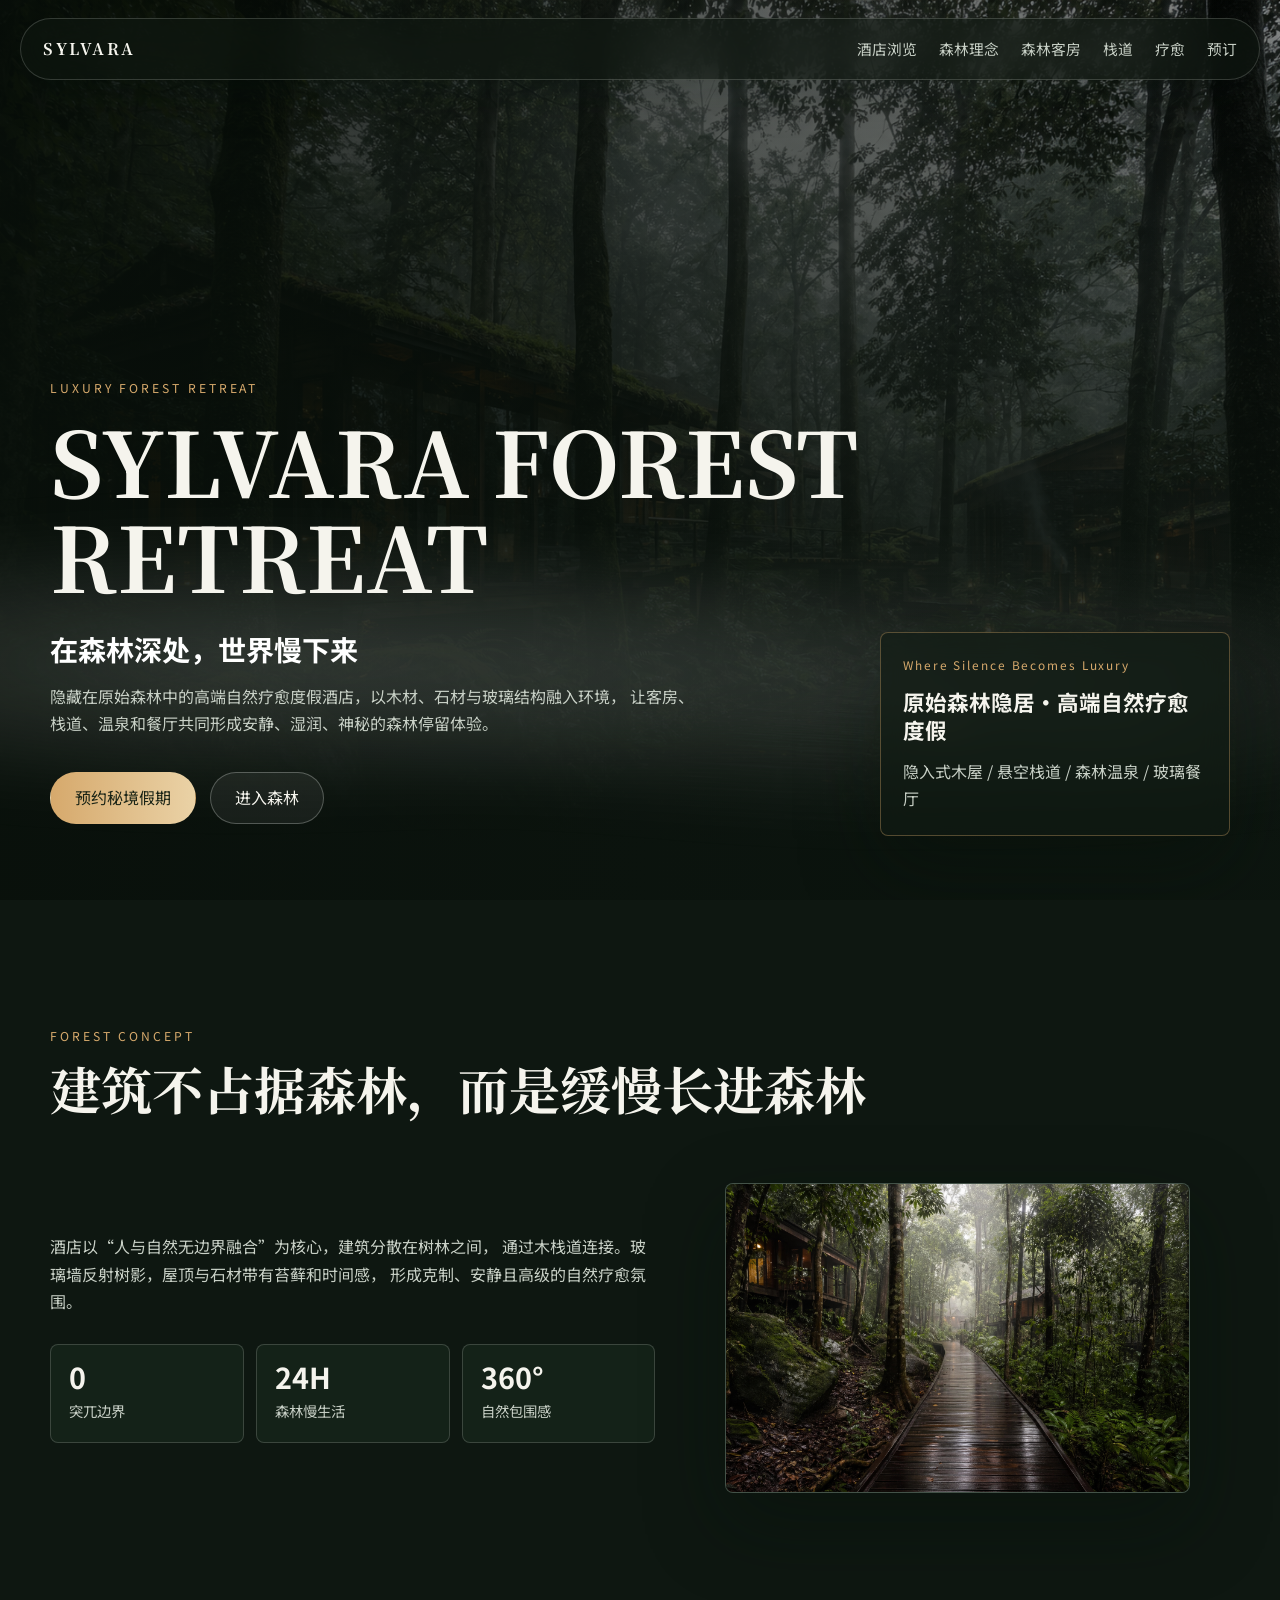
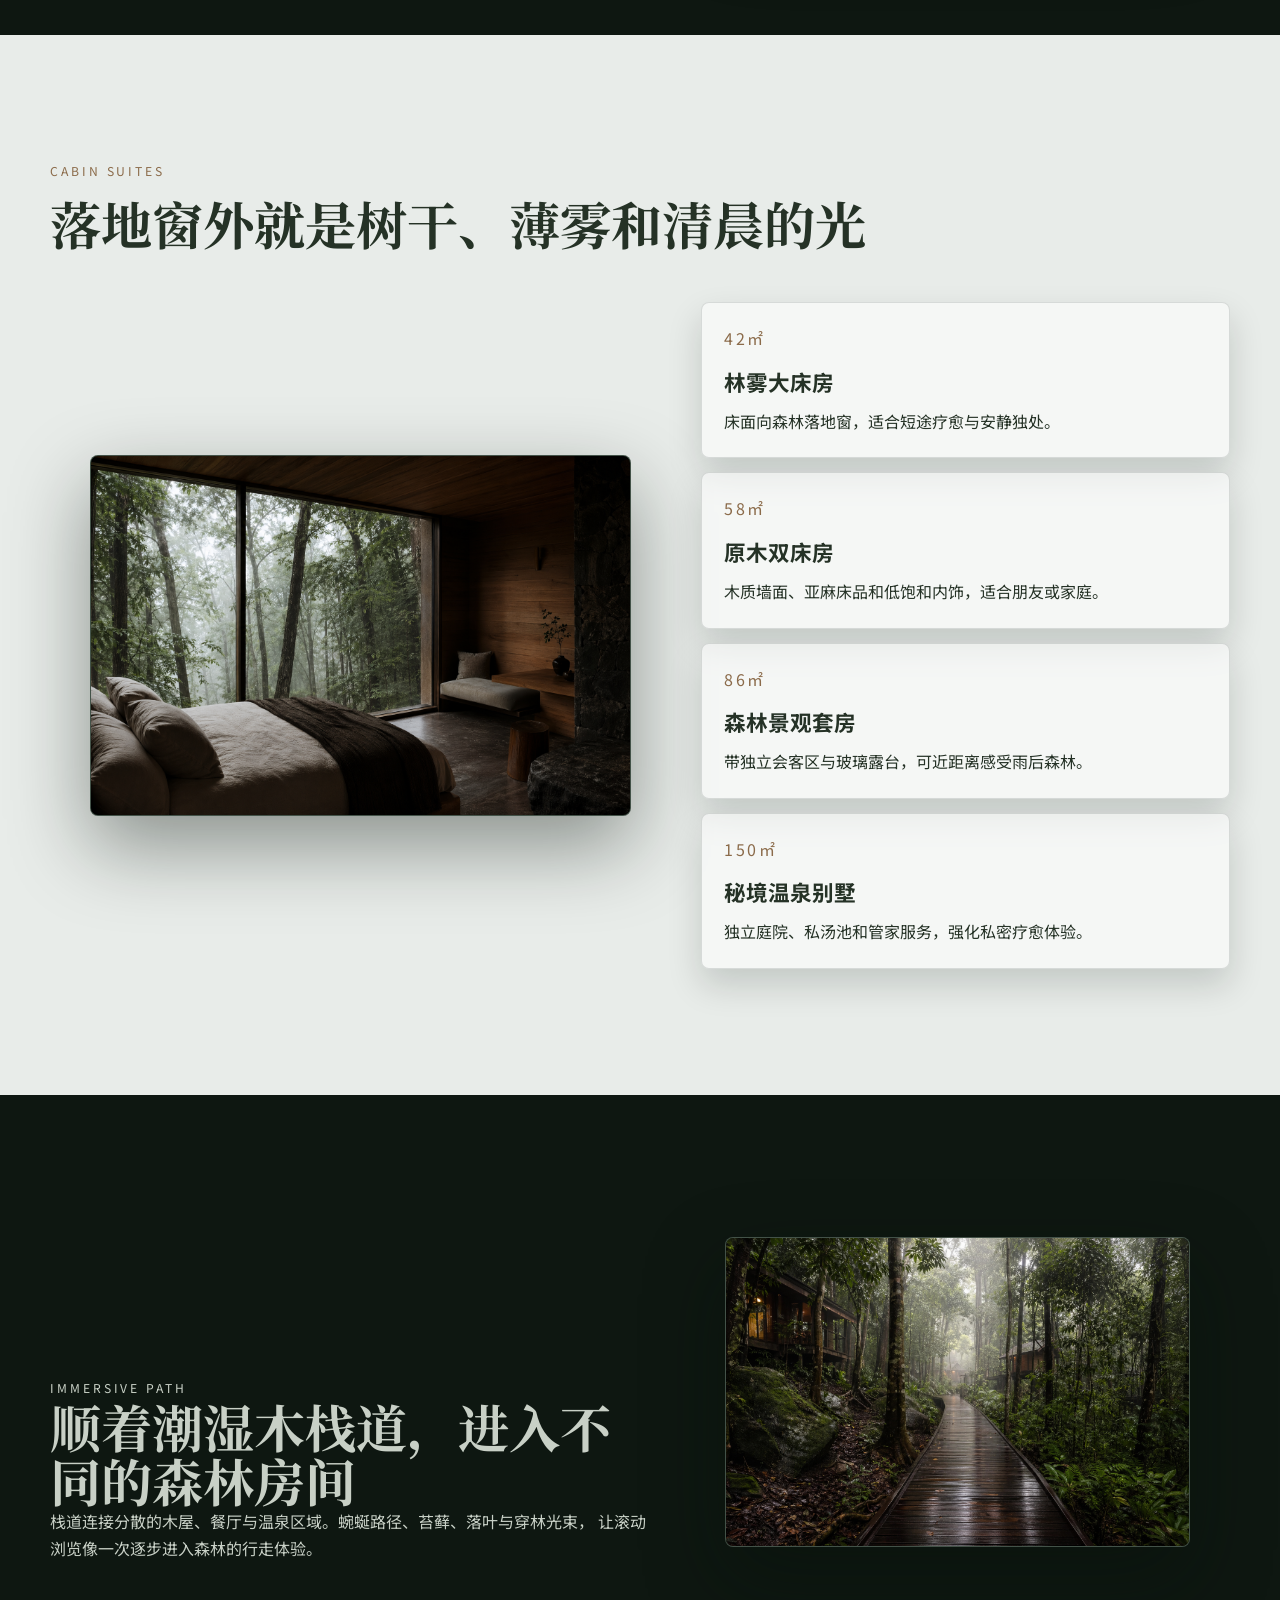
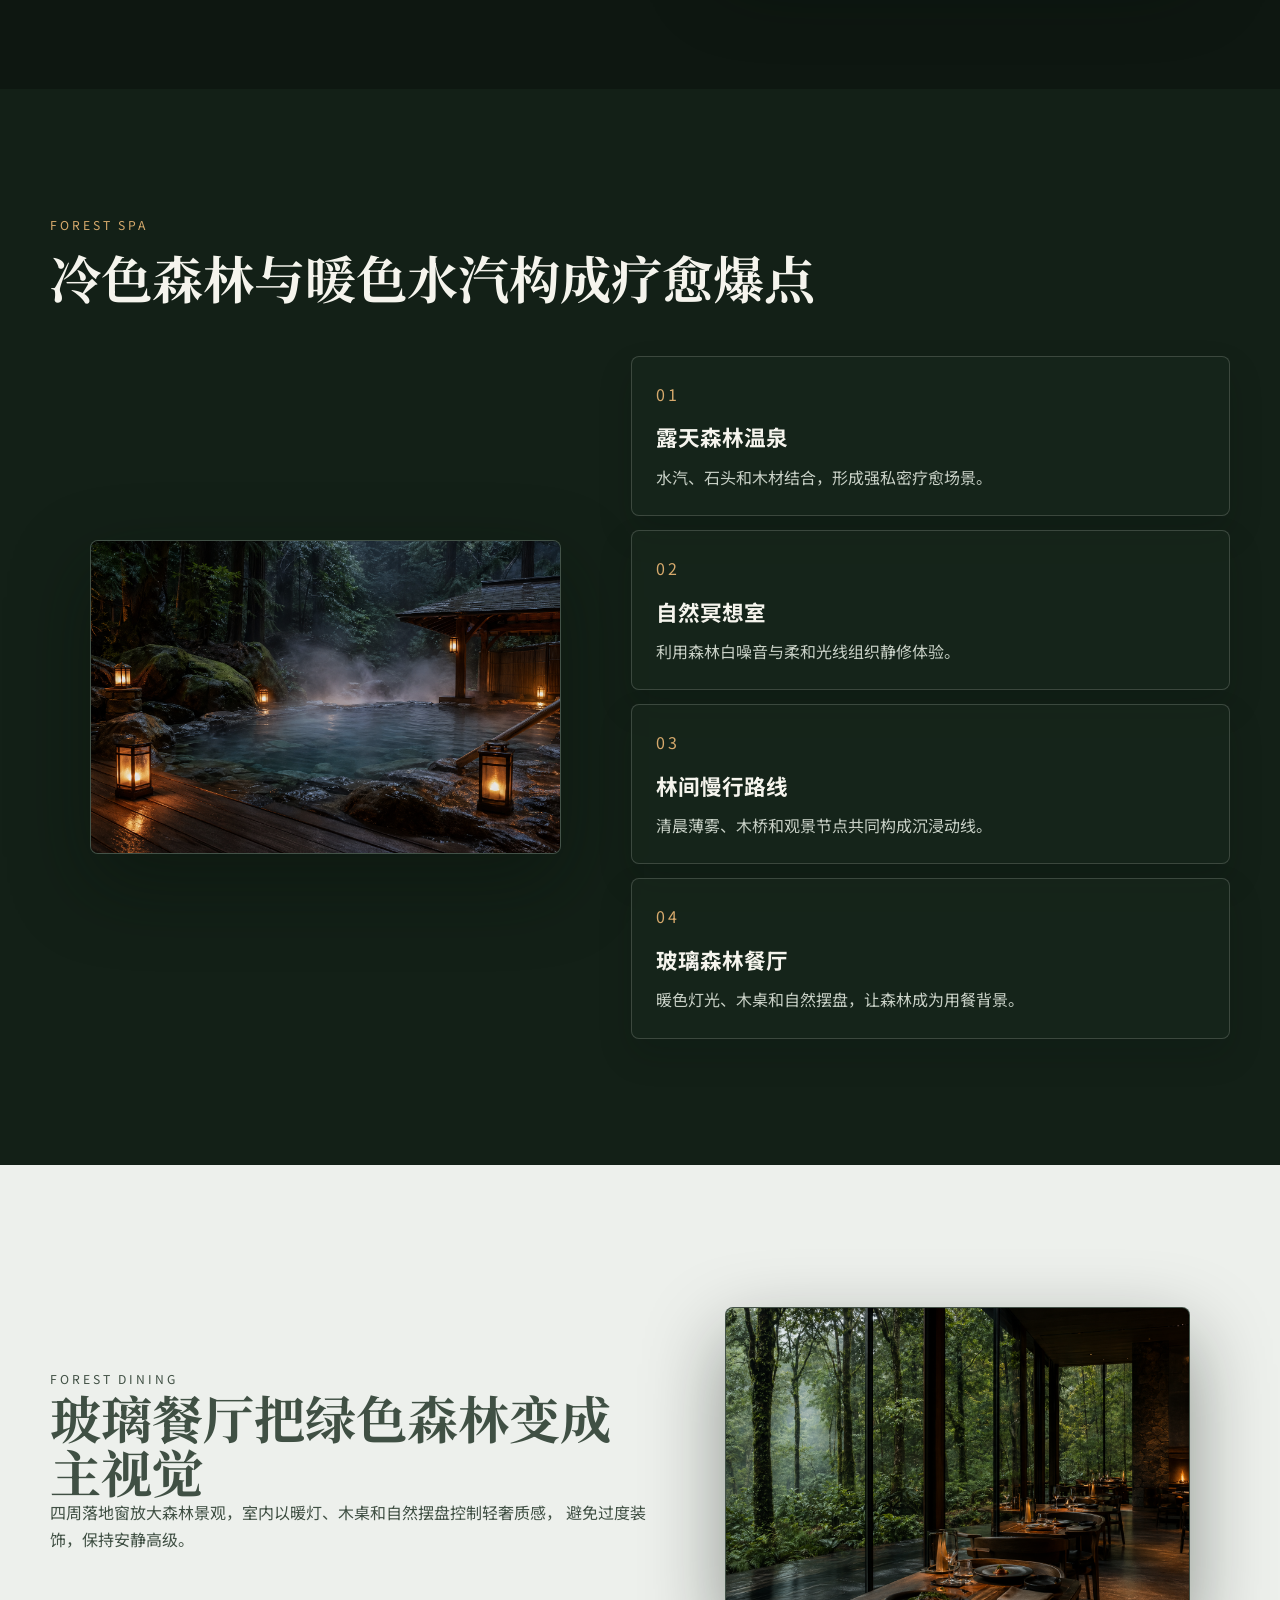
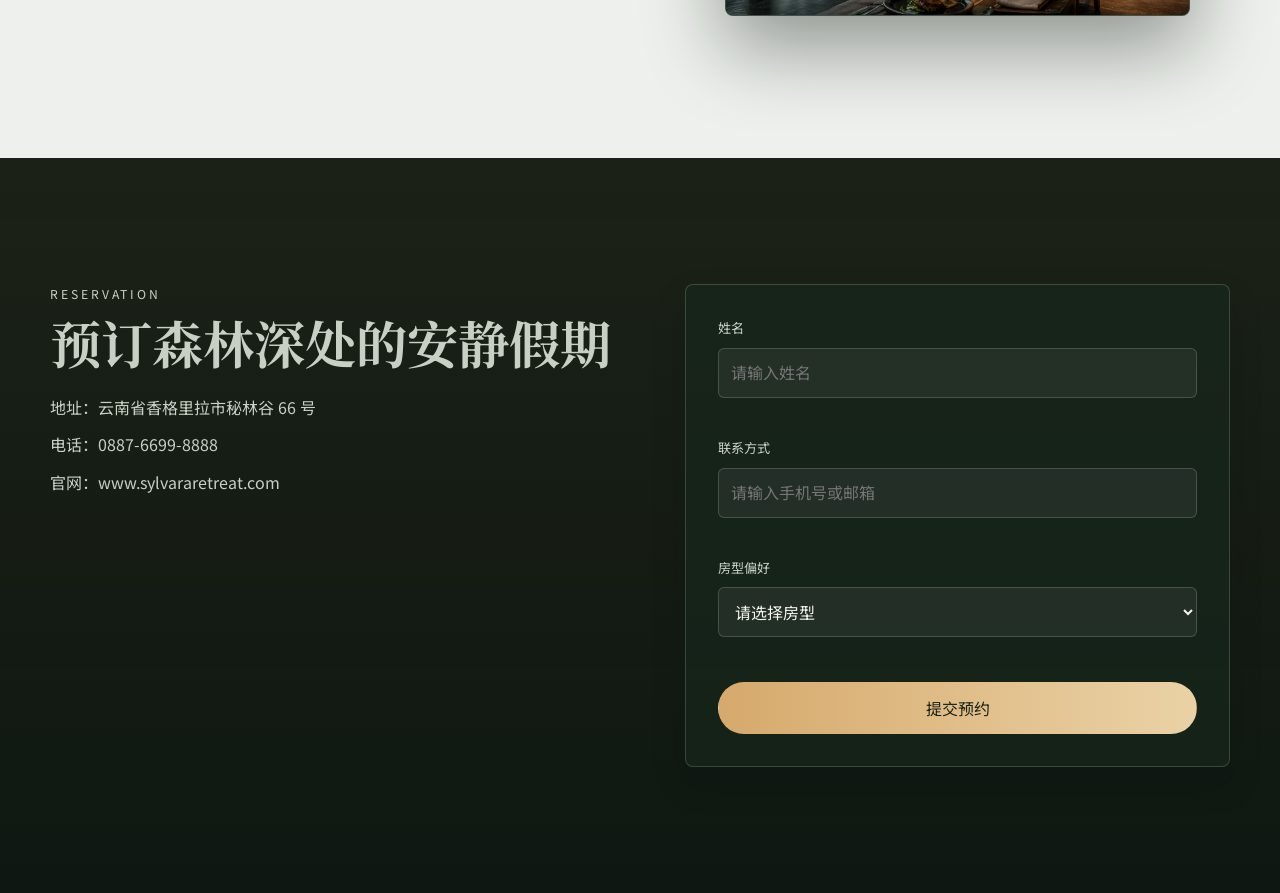
<file: pages/hotel-sylvara.html>
<!DOCTYPE html>
<html lang="zh-CN">
  <head>
    <meta charset="UTF-8" />
    <meta name="viewport" content="width=device-width, initial-scale=1.0" />
    <title>SYLVARA FOREST RETREAT | 西尔瓦森林秘境酒店</title>
    <meta
      name="description"
      content="西尔瓦森林秘境酒店是一座隐入原始森林深处的高端自然疗愈度假酒店。"
    />
    <link rel="preconnect" href="https://fonts.googleapis.com" />
    <link rel="preconnect" href="https://fonts.gstatic.com" crossorigin />
    <link
      href="https://fonts.googleapis.com/css2?family=Manrope:wght@400;500;600;700;800&family=Noto+Serif+SC:wght@500;600;700&family=Noto+Sans+SC:wght@400;500;700&display=swap"
      rel="stylesheet"
    />
    <link rel="stylesheet" href="../assets/css/base.css" />
    <link rel="stylesheet" href="../assets/css/common.css" />
    <link rel="stylesheet" href="../assets/css/hotel-sylvara.css" />
  </head>
  <body>
    <div class="page-loader" id="pageLoader">
      <div class="loader-core">
        <p>SYLVARA</p>
        <span></span>
      </div>
    </div>

    <header class="topbar">
      <a class="brand-mark" href="#hero">SYLVARA</a>
      <nav class="topbar-nav" aria-label="主导航">
        <a href="../index.html">酒店浏览</a>
        <a href="#concept">森林理念</a>
        <a href="#rooms">森林客房</a>
        <a href="#path">栈道</a>
        <a href="#spa">疗愈</a>
        <a href="#booking">预订</a>
      </nav>
    </header>

    <main>
      <section class="hero" id="hero">
        <div class="hero-media">
          <img src="../assets/images/hotels/sylvara/hero-exterior.png" alt="西尔瓦森林秘境酒店森林外观" />
        </div>
        <div class="mist-layer" aria-hidden="true"></div>
        <div class="hero-content reveal">
          <p class="eyebrow">Luxury Forest Retreat</p>
          <h1>SYLVARA FOREST RETREAT</h1>
          <p class="hero-subtitle">在森林深处，世界慢下来</p>
          <p class="hero-copy">
            隐藏在原始森林中的高端自然疗愈度假酒店，以木材、石材与玻璃结构融入环境，
            让客房、栈道、温泉和餐厅共同形成安静、湿润、神秘的森林停留体验。
          </p>
          <div class="hero-actions">
            <a class="button button-primary" href="#booking">预约秘境假期</a>
            <a class="button button-secondary" href="#concept">进入森林</a>
          </div>
        </div>
        <aside class="forest-panel reveal" aria-label="酒店亮点">
          <span>Where Silence Becomes Luxury</span>
          <strong>原始森林隐居·高端自然疗愈度假</strong>
          <p>隐入式木屋 / 悬空栈道 / 森林温泉 / 玻璃餐厅</p>
        </aside>
      </section>

      <section class="concept section" id="concept">
        <div class="section-heading reveal">
          <p class="eyebrow">Forest Concept</p>
          <h2>建筑不占据森林，而是缓慢长进森林</h2>
        </div>
        <div class="concept-grid">
          <article class="concept-copy reveal">
            <p>
              酒店以“人与自然无边界融合”为核心，建筑分散在树林之间，
              通过木栈道连接。玻璃墙反射树影，屋顶与石材带有苔藓和时间感，
              形成克制、安静且高级的自然疗愈氛围。
            </p>
            <div class="metric-row">
              <div>
                <strong>0</strong>
                <span>突兀边界</span>
              </div>
              <div>
                <strong>24H</strong>
                <span>森林慢生活</span>
              </div>
              <div>
                <strong>360°</strong>
                <span>自然包围感</span>
              </div>
            </div>
          </article>
          <figure class="concept-visual reveal">
            <img src="../assets/images/hotels/sylvara/forest-path.png" alt="森林悬空木栈道" />
          </figure>
        </div>
      </section>

      <section class="rooms section section-mist" id="rooms">
        <div class="section-heading reveal">
          <p class="eyebrow">Cabin Suites</p>
          <h2>落地窗外就是树干、薄雾和清晨的光</h2>
        </div>
        <div class="room-layout">
          <figure class="room-visual reveal">
            <img src="../assets/images/hotels/sylvara/room-suite.png" alt="森林木屋客房" />
          </figure>
          <div class="room-list">
            <article class="room-card reveal">
              <span>42㎡</span>
              <h3>林雾大床房</h3>
              <p>床面向森林落地窗，适合短途疗愈与安静独处。</p>
            </article>
            <article class="room-card reveal">
              <span>58㎡</span>
              <h3>原木双床房</h3>
              <p>木质墙面、亚麻床品和低饱和内饰，适合朋友或家庭。</p>
            </article>
            <article class="room-card reveal">
              <span>86㎡</span>
              <h3>森林景观套房</h3>
              <p>带独立会客区与玻璃露台，可近距离感受雨后森林。</p>
            </article>
            <article class="room-card reveal">
              <span>150㎡</span>
              <h3>秘境温泉别墅</h3>
              <p>独立庭院、私汤池和管家服务，强化私密疗愈体验。</p>
            </article>
          </div>
        </div>
      </section>

      <section class="path-section section" id="path">
        <div class="path-copy reveal">
          <p class="eyebrow">Immersive Path</p>
          <h2>顺着潮湿木栈道，进入不同的森林房间</h2>
          <p>
            栈道连接分散的木屋、餐厅与温泉区域。蜿蜒路径、苔藓、落叶与穿林光束，
            让滚动浏览像一次逐步进入森林的行走体验。
          </p>
        </div>
        <figure class="path-visual reveal">
          <img src="../assets/images/hotels/sylvara/forest-path.png" alt="森林中连接小屋的木栈道" />
        </figure>
      </section>

      <section class="spa section section-dark" id="spa">
        <div class="section-heading reveal">
          <p class="eyebrow">Forest Spa</p>
          <h2>冷色森林与暖色水汽构成疗愈爆点</h2>
        </div>
        <div class="spa-layout">
          <figure class="spa-visual reveal">
            <img src="../assets/images/hotels/sylvara/forest-spa.png" alt="森林露天温泉与水汽" />
          </figure>
          <div class="facility-grid">
            <article class="facility-item reveal">
              <span>01</span>
              <h3>露天森林温泉</h3>
              <p>水汽、石头和木材结合，形成强私密疗愈场景。</p>
            </article>
            <article class="facility-item reveal">
              <span>02</span>
              <h3>自然冥想室</h3>
              <p>利用森林白噪音与柔和光线组织静修体验。</p>
            </article>
            <article class="facility-item reveal">
              <span>03</span>
              <h3>林间慢行路线</h3>
              <p>清晨薄雾、木桥和观景节点共同构成沉浸动线。</p>
            </article>
            <article class="facility-item reveal">
              <span>04</span>
              <h3>玻璃森林餐厅</h3>
              <p>暖色灯光、木桌和自然摆盘，让森林成为用餐背景。</p>
            </article>
          </div>
        </div>
      </section>

      <section class="restaurant section" id="restaurant">
        <div class="restaurant-copy reveal">
          <p class="eyebrow">Forest Dining</p>
          <h2>玻璃餐厅把绿色森林变成主视觉</h2>
          <p>
            四周落地窗放大森林景观，室内以暖灯、木桌和自然摆盘控制轻奢质感，
            避免过度装饰，保持安静高级。
          </p>
        </div>
        <figure class="restaurant-visual reveal">
          <img src="../assets/images/hotels/sylvara/restaurant.png" alt="森林玻璃餐厅" />
        </figure>
      </section>

      <section class="booking section" id="booking">
        <div class="booking-info reveal">
          <p class="eyebrow">Reservation</p>
          <h2>预订森林深处的安静假期</h2>
          <p>地址：云南省香格里拉市秘林谷 66 号</p>
          <p>电话：0887-6699-8888</p>
          <p>官网：www.sylvararetreat.com</p>
        </div>
        <form
          class="booking-form reveal"
          id="sylvaraBookingForm"
          data-loader-delay="760"
          data-loader-fade="520"
          data-topbar-animate="620"
          data-reveal-threshold="0.84"
          data-hover-selector=".room-card, .facility-item"
          data-hover-color="rgba(214, 169, 108, 0.48)"
          data-hover-y="-4"
          data-hover-transition="transform 0.32s ease, border-color 0.32s ease"
          data-toast-delay="1900"
          novalidate
        >
          <label>
            <span>姓名</span>
            <input name="name" type="text" placeholder="请输入姓名" />
            <small></small>
          </label>
          <label>
            <span>联系方式</span>
            <input name="contact" type="text" placeholder="请输入手机号或邮箱" />
            <small></small>
          </label>
          <label>
            <span>房型偏好</span>
            <select name="room">
              <option value="">请选择房型</option>
              <option>林雾大床房</option>
              <option>原木双床房</option>
              <option>森林景观套房</option>
              <option>秘境温泉别墅</option>
            </select>
            <small></small>
          </label>
          <button class="button button-primary" type="submit">提交预约</button>
        </form>
      </section>
    </main>

    <div class="toast" id="successToast">预约信息已提交，森林礼宾将尽快联系你。</div>

    <script src="../assets/vendor/jquery-3.7.1.min.js"></script>
    <script src="../assets/js/booking-validation.js"></script>
    <script src="../assets/js/common.js"></script>
  </body>
</html>
</file>
<file: history.css>
:root {
  --bg: #161714;
  --panel: rgba(19, 20, 18, 0.56);
  --text: #f2ecdf;
  --muted: rgba(242, 236, 223, 0.7);
  --gold: #cfbc87;
  --line: rgba(242, 236, 223, 0.18);
}

*,
*::before,
*::after {
  box-sizing: border-box;
}

html,
body {
  min-height: 100%;
}

body {
  margin: 0;
  overflow-x: hidden;
  background: var(--bg);
  color: var(--text);
  font-family: "Noto Sans SC", sans-serif;
}

.history-page {
  min-height: 100vh;
}

img {
  display: block;
  width: 100%;
  height: 100%;
  object-fit: cover;
}

a {
  color: inherit;
  text-decoration: none;
}

button {
  font: inherit;
}

.history-topbar {
  position: fixed;
  inset: 20px 24px auto;
  z-index: 20;
  display: flex;
  align-items: center;
  justify-content: space-between;
  gap: 24px;
}

.history-brand {
  display: inline-flex;
  align-items: center;
  gap: 12px;
  padding: 10px 16px;
  border: 1px solid rgba(255, 255, 255, 0.14);
  border-radius: 999px;
  background: rgba(15, 16, 14, 0.38);
  backdrop-filter: blur(16px);
}

.history-brand img {
  width: 30px;
  height: auto;
  object-fit: contain;
}

.history-brand span {
  font-family: "Cormorant Garamond", serif;
  font-size: 1.2rem;
  letter-spacing: 0.14em;
}

.history-topbar-actions {
  display: inline-flex;
  align-items: center;
  gap: 16px;
  padding: 10px 16px;
  border-radius: 999px;
  background: rgba(15, 16, 14, 0.34);
  border: 1px solid rgba(255, 255, 255, 0.12);
  color: var(--muted);
  backdrop-filter: blur(16px);
}

.history-topbar-actions a {
  color: var(--text);
}

.history-shell {
  position: relative;
  width: 100%;
  height: 100vh;
  overflow: hidden;
}

.history-article {
  position: relative;
  background: #efe6d8;
  color: #1d1b18;
  padding: 96px 0 120px;
}

.history-article-inner {
  width: min(1180px, calc(100% - 48px));
  margin: 0 auto;
}

.history-article-heading {
  max-width: 760px;
  margin-bottom: 44px;
}

.history-article-heading h2 {
  margin: 0;
  font-family: "Noto Serif SC", serif;
  font-size: clamp(2.2rem, 4vw, 3.6rem);
  line-height: 1.12;
}

.history-article-grid {
  display: grid;
  grid-template-columns: repeat(2, minmax(0, 1fr));
  gap: 28px;
}

.history-article-grid article {
  padding: 28px 0;
  border-top: 1px solid rgba(29, 27, 24, 0.12);
}

.history-article-grid h3 {
  margin: 0 0 14px;
  font-family: "Noto Serif SC", serif;
  font-size: 1.6rem;
  font-weight: 600;
}

.history-article-grid p {
  margin: 0;
  color: rgba(29, 27, 24, 0.72);
  line-height: 1.95;
}

.history-track {
  display: flex;
  width: 100%;
  height: 100%;
  transition: transform 0.9s cubic-bezier(0.22, 1, 0.36, 1);
}

.history-slide {
  position: relative;
  flex: 0 0 100%;
  display: grid;
  grid-template-columns: 1.08fr 0.92fr;
  align-items: center;
  width: 100%;
  height: 100vh;
  overflow: hidden;
  background: #171815;
}

.history-slide::after {
  content: "";
  position: absolute;
  inset: 0;
  background: linear-gradient(90deg, rgba(12, 12, 12, 0.18) 0%, rgba(12, 12, 12, 0.08) 35%, rgba(12, 12, 12, 0.58) 100%);
  pointer-events: none;
}

.history-slide-media {
  height: 100%;
  padding: 84px 0 48px 48px;
  position: relative;
  z-index: 1;
}

.history-slide-media img {
  border-radius: 28px 0 0 28px;
}

.history-slide-content {
  position: relative;
  z-index: 1;
  max-width: 520px;
  margin: 0 auto;
  padding: 120px 64px 80px 20px;
}

.history-eyebrow {
  margin: 0 0 18px;
  font-size: 0.82rem;
  letter-spacing: 0.22em;
  text-transform: uppercase;
  color: var(--gold);
}

.history-slide h1,
.history-slide h2 {
  margin: 0 0 20px;
  font-family: "Noto Serif SC", serif;
  font-size: clamp(2.4rem, 4vw, 4.4rem);
  line-height: 1.08;
  font-weight: 600;
}

.history-slide p:last-child {
  margin: 0;
  color: var(--muted);
  font-size: 1rem;
  line-height: 1.95;
}

.history-controls {
  position: fixed;
  inset: 50% 24px auto;
  z-index: 18;
  display: flex;
  justify-content: space-between;
  transform: translateY(-50%);
  pointer-events: none;
}

.history-arrow {
  pointer-events: auto;
  width: 52px;
  height: 52px;
  border: 1px solid rgba(255, 255, 255, 0.18);
  border-radius: 50%;
  background: rgba(15, 16, 14, 0.38);
  color: var(--text);
  backdrop-filter: blur(14px);
  cursor: pointer;
  transition: transform 0.3s ease, background-color 0.3s ease, border-color 0.3s ease;
}

.history-arrow:hover {
  transform: scale(1.04);
  background: rgba(15, 16, 14, 0.52);
  border-color: rgba(255, 255, 255, 0.28);
}

.history-dots {
  position: fixed;
  left: 50%;
  bottom: 30px;
  z-index: 18;
  display: flex;
  gap: 22px;
  transform: translateX(-50%);
}

.history-dot {
  display: flex;
  align-items: center;
  gap: 12px;
  border: 0;
  background: transparent;
  color: rgba(242, 236, 223, 0.55);
  cursor: pointer;
}

.history-dot::before {
  content: "";
  width: 10px;
  height: 10px;
  border: 1px solid rgba(242, 236, 223, 0.42);
  border-radius: 50%;
  transition: all 0.35s ease;
}

.history-dot span {
  font-size: 0.84rem;
  letter-spacing: 0.08em;
}

.history-dot.is-active {
  color: var(--text);
}

.history-dot.is-active::before {
  background: var(--gold);
  border-color: var(--gold);
  box-shadow: 0 0 0 5px rgba(207, 188, 135, 0.12);
}

@media (max-width: 900px) {
  body {
    overflow-x: hidden;
  }

  .history-shell {
    height: 86vh;
  }

  .history-track {
    display: flex;
  }

  .history-slide {
    grid-template-columns: 1fr;
    min-height: 100%;
    height: 86vh;
  }

  .history-slide-media {
    padding: 0;
  }

  .history-slide-content {
    position: absolute;
    left: 0;
    right: 0;
    bottom: 0;
    padding: 120px 24px 56px;
  }

  .history-dots {
    left: 24px;
    right: 24px;
    bottom: 16px;
    transform: none;
    justify-content: center;
    gap: 14px;
    flex-wrap: wrap;
  }

  .history-topbar {
    inset: 14px 14px auto;
  }

  .history-topbar-actions span {
    display: none;
  }

  .history-article {
    padding: 72px 0 88px;
  }

  .history-article-inner {
    width: calc(100% - 32px);
  }

  .history-article-grid {
    grid-template-columns: 1fr;
  }
}
</file>
<file: assets/css/base.css>
*,
*::before,
*::after {
  box-sizing: border-box;
}

html {
  scroll-behavior: smooth;
}

body {
  margin: 0;
}

img {
  display: block;
  width: 100%;
}

a {
  color: inherit;
  text-decoration: none;
}

button,
input,
select,
textarea {
  font: inherit;
}
</file>
<file: assets/css/common.css>
body {
  font-family: "Noto Sans SC", "Manrope", sans-serif;
  line-height: 1.72;
}

img {
  height: auto;
}

.page-loader {
  position: fixed;
  inset: 0;
  z-index: 100;
  display: grid;
  place-items: center;
}

.loader-core {
  width: min(520px, calc(100% - 48px));
  text-align: center;
}

.loader-core span,
.loader-line {
  display: block;
  width: 100%;
  overflow: hidden;
}

.loader-core span::after,
.loader-line::after {
  content: "";
  display: block;
  width: 100%;
  height: 100%;
  transform: translateX(-100%);
}

.topbar {
  position: fixed;
  inset: 18px 0 auto;
  z-index: 30;
  width: min(1280px, calc(100% - 40px));
  margin: 0 auto;
  display: flex;
  align-items: center;
  justify-content: space-between;
  padding: 16px 22px;
  border-radius: 999px;
  backdrop-filter: blur(18px);
}

.brand-mark {
  font-weight: 700;
}

.topbar-nav {
  display: flex;
  gap: 22px;
  font-size: 0.92rem;
}

.hero {
  position: relative;
  min-height: 100vh;
  display: grid;
  align-items: end;
  overflow: hidden;
}

.hero-media {
  position: absolute;
  inset: 0;
  z-index: -2;
}

.hero-media img {
  height: 100%;
  object-fit: cover;
}

.hero::before {
  content: "";
  position: absolute;
  inset: 0;
  z-index: -1;
}

.eyebrow {
  margin: 0 0 14px;
  font-size: 0.76rem;
  letter-spacing: 0.24em;
  text-transform: uppercase;
}

.hero-actions {
  display: flex;
  flex-wrap: wrap;
  gap: 14px;
}

.button {
  display: inline-flex;
  align-items: center;
  justify-content: center;
  min-height: 52px;
  padding: 0 24px;
  border: 1px solid transparent;
  border-radius: 999px;
  cursor: pointer;
  transition:
    transform var(--button-transition-duration, 0.3s) ease,
    border-color var(--button-transition-duration, 0.3s) ease,
    background-color var(--button-transition-duration, 0.3s) ease,
    color var(--button-transition-duration, 0.3s) ease;
}

.button:hover {
  transform: translateY(-2px);
}

.section-heading {
  max-width: 820px;
  margin-bottom: 52px;
}

.booking-form {
  display: grid;
  gap: 18px;
  padding: 32px;
}

.booking-form label {
  display: grid;
  gap: 8px;
}

.booking-form span {
  font-size: 0.82rem;
}

.booking-form input,
.booking-form select {
  min-height: 50px;
  width: 100%;
  outline: none;
}

.booking-form small {
  min-height: 1em;
  font-size: 0.82rem;
}

.booking-form .button,
.booking-form .button-primary {
  width: 100%;
  margin-top: 6px;
}

.toast {
  position: fixed;
  right: 24px;
  bottom: 24px;
  z-index: 80;
  display: none;
  max-width: min(380px, calc(100% - 48px));
  padding: 16px 18px;
  border-radius: 8px;
}

.reveal {
  opacity: 0;
  transform: translateY(var(--reveal-y, 32px));
}

.reveal.is-visible {
  opacity: 1;
  transform: translateY(0);
  transition:
    opacity var(--reveal-duration, 0.8s) ease,
    transform var(--reveal-duration, 0.8s) ease;
}

@keyframes commonLoaderLine {
  to {
    transform: translateX(0);
  }
}

@media (max-width: 720px) {
  .topbar {
    width: calc(100% - 20px);
    padding: 14px 18px;
  }

  .topbar-nav {
    display: none;
  }

  .booking-form {
    padding: 24px 20px;
  }
}
</file>
<file: assets/css/hotel-aurelle.css>
:root {
  --bg: #f1eadf;
  --surface: rgba(255, 255, 255, 0.66);
  --text: #201f1b;
  --muted: #6d665d;
  --line: rgba(32, 31, 27, 0.13);
  --deep: #123147;
  --ocean: #1e6a83;
  --sand: #bd9561;
  --cream: #f8f2e9;
  --shadow: 0 24px 58px rgba(28, 28, 24, 0.12);
  --container: min(1180px, calc(100% - 64px));
}

body {
  color: var(--text);
  background: var(--bg);
  line-height: 1.78;
}

.page-loader {
  background: #102a3d;
  color: var(--cream);
}

.loader-brand {
  margin: 0 0 22px;
  font-family: "Cormorant Garamond", serif;
  font-size: clamp(3rem, 7vw, 5rem);
  letter-spacing: 0.12em;
}

.loader-line {
  height: 1px;
  background: rgba(248, 242, 233, 0.22);
}

.loader-line::after {
  background: var(--cream);
  animation: commonLoaderLine 1.1s ease forwards;
}

.topbar {
  inset: 20px 0 auto;
  padding: 17px 24px;
  border: 1px solid rgba(255, 255, 255, 0.44);
  background: rgba(248, 242, 233, 0.7);
  box-shadow: 0 12px 30px rgba(18, 49, 71, 0.08);
}

.brand-mark {
  font-family: "Cormorant Garamond", serif;
  font-size: 1.25rem;
  font-weight: 700;
  letter-spacing: 0.12em;
}

.topbar-nav {
  gap: 26px;
  color: var(--muted);
  font-size: 0.94rem;
}

.hero {
  padding: 118px max(32px, calc((100vw - 1180px) / 2)) 86px;
  color: #fffaf2;
}

.hero-media {
  z-index: -2;
}

.hero::before {
  background:
    linear-gradient(90deg, rgba(18, 49, 71, 0.72), rgba(18, 49, 71, 0.24) 55%, rgba(18, 49, 71, 0.04)),
    linear-gradient(180deg, rgba(18, 49, 71, 0.1), rgba(18, 49, 71, 0.6));
}

.hero-content {
  max-width: 830px;
}

.eyebrow {
  margin: 0 0 16px;
  color: var(--sand);
  font-size: 0.78rem;
  letter-spacing: 0.24em;
  text-transform: uppercase;
}

.hero .eyebrow {
  color: rgba(255, 250, 242, 0.76);
}

.hero-brand {
  margin: 0;
  font-family: "Cormorant Garamond", serif;
  font-size: clamp(1.6rem, 2.2vw, 2.1rem);
  letter-spacing: 0.14em;
}

.hero h1,
.section-heading h2,
.booking-copy h2 {
  font-family: "Noto Serif SC", "Cormorant Garamond", serif;
  font-weight: 700;
  line-height: 1.06;
}

.hero h1 {
  max-width: 950px;
  margin: 18px 0 24px;
  font-size: clamp(3.5rem, 7.2vw, 6.5rem);
}

.hero-content > p:last-of-type {
  max-width: 520px;
  margin: 0 0 34px;
  color: rgba(255, 250, 242, 0.78);
}

.button-primary {
  background: var(--cream);
  color: var(--deep);
}

.button-secondary {
  border-color: rgba(255, 250, 242, 0.54);
  color: var(--cream);
}

.hero-card {
  position: absolute;
  right: max(32px, calc((100vw - 1180px) / 2));
  bottom: 44px;
  width: min(330px, 26vw);
  padding: 24px;
  border: 1px solid rgba(255, 255, 255, 0.2);
  border-radius: 28px;
  background: rgba(255, 250, 242, 0.12);
  backdrop-filter: blur(12px);
}

.hero-card span {
  font-family: "Cormorant Garamond", serif;
  font-size: 1.4rem;
  line-height: 1.2;
}

.hero-card p {
  margin: 14px 0 0;
  color: rgba(255, 250, 242, 0.74);
}

.section {
  padding: 132px max(32px, calc((100vw - 1180px) / 2));
}

.section-light {
  background: var(--bg);
}

.section-dark {
  background: var(--deep);
  color: var(--cream);
}

.section-accent {
  display: grid;
  grid-template-columns: 0.8fr 1fr;
  gap: 68px;
  background: #e6d8c5;
}

.section-heading {
  max-width: 760px;
  margin-bottom: 56px;
}

.section-heading h2,
.booking-copy h2 {
  margin: 0;
  font-size: clamp(2.6rem, 4vw, 4.4rem);
}

.about-grid {
  display: grid;
  grid-template-columns: 0.8fr 1.2fr;
  gap: 28px;
  align-items: start;
}

.about-copy,
.about-points {
  color: var(--muted);
}

.about-copy p {
  margin: 0 0 18px;
}

.about-image {
  aspect-ratio: 16 / 9;
  min-height: 0;
  overflow: hidden;
  border-radius: 28px;
  box-shadow: var(--shadow);
}

.about-image img,
.room-visual img,
.facility-card img {
  height: 100%;
  object-fit: cover;
}

.about-points {
  display: grid;
  gap: 22px;
  grid-column: 1 / -1;
  grid-template-columns: repeat(3, 1fr);
  margin-top: 10px;
}

.about-points h3,
.room-card h3,
.facility-card h3 {
  margin: 0 0 8px;
  font-family: "Noto Serif SC", serif;
  font-size: 1.65rem;
}

.about-points p,
.room-card p,
.facility-card p,
.booking-copy p {
  margin: 0;
  color: inherit;
}

.room-layout {
  display: grid;
  grid-template-columns: minmax(0, 1.2fr) minmax(340px, 0.88fr);
  gap: 30px;
}

.room-visual {
  aspect-ratio: 16 / 9;
  min-height: 0;
  overflow: hidden;
  border-radius: 28px;
}

.room-list {
  display: grid;
  gap: 16px;
}

.room-card {
  padding: 24px;
  border: 1px solid rgba(248, 242, 233, 0.13);
  border-radius: 24px;
  background: rgba(248, 242, 233, 0.06);
}

.room-card span {
  display: inline-block;
  margin-bottom: 12px;
  color: #e2bf88;
  letter-spacing: 0.16em;
}

.room-card p {
  color: rgba(248, 242, 233, 0.72);
}

.facility-grid {
  display: grid;
  grid-template-columns: repeat(2, minmax(0, 1fr));
  gap: 24px;
}

.facility-card {
  overflow: hidden;
  border: 1px solid var(--line);
  border-radius: 28px;
  background: rgba(255, 255, 255, 0.5);
  box-shadow: 0 18px 46px rgba(28, 28, 24, 0.08);
}

.facility-card img {
  aspect-ratio: 16 / 9;
}

.facility-card div,
.text-card {
  padding: 24px;
}

.facility-card p {
  color: var(--muted);
}

.text-card {
  min-height: 280px;
  display: grid;
  align-content: center;
  grid-column: 1 / -1;
}

.booking-copy {
  color: var(--muted);
}

.booking-copy h2 {
  margin-bottom: 24px;
  color: var(--text);
}

.booking-copy p {
  margin-bottom: 10px;
}

.booking-form {
  padding: 34px;
  border: 1px solid rgba(255, 255, 255, 0.48);
  border-radius: 28px;
  background: rgba(255, 255, 255, 0.58);
  box-shadow: var(--shadow);
}

.booking-form label {
  gap: 9px;
}

.booking-form span {
  color: var(--muted);
}

.booking-form input,
.booking-form select {
  border: 0;
  border-bottom: 1px solid var(--line);
  background: transparent;
}

.booking-form small {
  color: #9b503c;
}

.booking-form .button-primary {
  background: var(--deep);
  color: var(--cream);
}

.toast {
  max-width: min(360px, calc(100% - 48px));
  border-radius: 16px;
  background: rgba(18, 49, 71, 0.94);
  color: var(--cream);
  box-shadow: var(--shadow);
}

@media (max-width: 1020px) {
  .topbar-nav {
    gap: 16px;
  }

  .hero-card {
    position: relative;
    right: auto;
    bottom: auto;
    width: min(420px, 100%);
    margin-top: 28px;
  }

  .about-grid,
  .room-layout,
  .section-accent {
    grid-template-columns: 1fr;
  }

  .about-points,
  .facility-grid {
    grid-template-columns: 1fr;
  }

  .about-image,
  .room-visual {
    min-height: 0;
  }
}

@media (max-width: 720px) {
  :root {
    --container: calc(100% - 28px);
  }

  .topbar {
    width: calc(100% - 20px);
    padding: 14px 18px;
  }

  .topbar-nav {
    display: none;
  }

  .hero {
    padding: 104px 18px 64px;
  }

  .hero h1 {
    font-size: 3.3rem;
  }

  .section {
    padding: 88px 20px;
  }

  .facility-card img {
    aspect-ratio: 16 / 9;
  }

  .booking-form {
    padding: 26px 22px;
  }
}
</file>
<file: assets/css/hotel-bw-history.css>
:root {
  --bg: #161714;
  --panel: rgba(19, 20, 18, 0.56);
  --text: #f2ecdf;
  --muted: rgba(242, 236, 223, 0.7);
  --gold: #cfbc87;
  --line: rgba(242, 236, 223, 0.18);
}

html,
body {
  min-height: 100%;
}

body {
  overflow-x: hidden;
  background: var(--bg);
  color: var(--text);
  font-family: "Noto Sans SC", sans-serif;
}

.history-page {
  min-height: 100vh;
}

img {
  height: 100%;
  object-fit: cover;
}

.history-topbar {
  position: fixed;
  inset: 20px 24px auto;
  z-index: 20;
  display: flex;
  align-items: center;
  justify-content: space-between;
  gap: 24px;
}

.history-brand {
  display: inline-flex;
  align-items: center;
  gap: 12px;
  padding: 10px 16px;
  border: 1px solid rgba(255, 255, 255, 0.14);
  border-radius: 999px;
  background: rgba(15, 16, 14, 0.38);
  backdrop-filter: blur(16px);
}

.history-brand img {
  width: 30px;
  height: auto;
  object-fit: contain;
}

.history-brand span {
  font-family: "Cormorant Garamond", serif;
  font-size: 1.2rem;
  letter-spacing: 0.14em;
}

.history-topbar-actions {
  display: inline-flex;
  align-items: center;
  gap: 16px;
  padding: 10px 16px;
  border-radius: 999px;
  background: rgba(15, 16, 14, 0.34);
  border: 1px solid rgba(255, 255, 255, 0.12);
  color: var(--muted);
  backdrop-filter: blur(16px);
}

.history-topbar-actions a {
  color: var(--text);
}

.history-shell {
  position: relative;
  width: 100%;
  height: 100vh;
  overflow: hidden;
}

.history-article {
  position: relative;
  background: #efe6d8;
  color: #1d1b18;
  padding: 96px 0 120px;
}

.history-article-inner {
  width: min(1180px, calc(100% - 48px));
  margin: 0 auto;
}

.history-article-heading {
  max-width: 760px;
  margin-bottom: 44px;
}

.history-article-heading h2 {
  margin: 0;
  font-family: "Noto Serif SC", serif;
  font-size: clamp(2.2rem, 4vw, 3.6rem);
  line-height: 1.12;
}

.history-article-grid {
  display: grid;
  grid-template-columns: repeat(2, minmax(0, 1fr));
  gap: 28px;
}

.history-article-grid article {
  padding: 28px 0;
  border-top: 1px solid rgba(29, 27, 24, 0.12);
}

.history-article-grid h3 {
  margin: 0 0 14px;
  font-family: "Noto Serif SC", serif;
  font-size: 1.6rem;
  font-weight: 600;
}

.history-article-grid p {
  margin: 0;
  color: rgba(29, 27, 24, 0.72);
  line-height: 1.95;
}

.history-track {
  display: flex;
  width: 100%;
  height: 100%;
  transition: transform 0.9s cubic-bezier(0.22, 1, 0.36, 1);
}

.history-slide {
  position: relative;
  flex: 0 0 100%;
  display: grid;
  grid-template-columns: 1.08fr 0.92fr;
  align-items: center;
  width: 100%;
  height: 100vh;
  overflow: hidden;
  background: #171815;
}

.history-slide::after {
  content: "";
  position: absolute;
  inset: 0;
  background: linear-gradient(90deg, rgba(12, 12, 12, 0.18) 0%, rgba(12, 12, 12, 0.08) 35%, rgba(12, 12, 12, 0.58) 100%);
  pointer-events: none;
}

.history-slide-media {
  height: 100%;
  padding: 84px 0 48px 48px;
  position: relative;
  z-index: 1;
}

.history-slide-media img {
  border-radius: 28px 0 0 28px;
}

.history-slide-content {
  position: relative;
  z-index: 1;
  max-width: 520px;
  margin: 0 auto;
  padding: 120px 64px 80px 20px;
}

.history-eyebrow {
  margin: 0 0 18px;
  font-size: 0.82rem;
  letter-spacing: 0.22em;
  text-transform: uppercase;
  color: var(--gold);
}

.history-slide h1,
.history-slide h2 {
  margin: 0 0 20px;
  font-family: "Noto Serif SC", serif;
  font-size: clamp(2.4rem, 4vw, 4.4rem);
  line-height: 1.08;
  font-weight: 600;
}

.history-slide p:last-child {
  margin: 0;
  color: var(--muted);
  font-size: 1rem;
  line-height: 1.95;
}

.history-controls {
  position: fixed;
  inset: 50% 24px auto;
  z-index: 18;
  display: flex;
  justify-content: space-between;
  transform: translateY(-50%);
  pointer-events: none;
}

.history-arrow {
  pointer-events: auto;
  width: 52px;
  height: 52px;
  border: 1px solid rgba(255, 255, 255, 0.18);
  border-radius: 50%;
  background: rgba(15, 16, 14, 0.38);
  color: var(--text);
  backdrop-filter: blur(14px);
  cursor: pointer;
  transition: transform 0.3s ease, background-color 0.3s ease, border-color 0.3s ease;
}

.history-arrow:hover {
  transform: scale(1.04);
  background: rgba(15, 16, 14, 0.52);
  border-color: rgba(255, 255, 255, 0.28);
}

.history-dots {
  position: fixed;
  left: 50%;
  bottom: 30px;
  z-index: 18;
  display: flex;
  gap: 22px;
  transform: translateX(-50%);
}

.history-dot {
  display: flex;
  align-items: center;
  gap: 12px;
  border: 0;
  background: transparent;
  color: rgba(242, 236, 223, 0.55);
  cursor: pointer;
}

.history-dot::before {
  content: "";
  width: 10px;
  height: 10px;
  border: 1px solid rgba(242, 236, 223, 0.42);
  border-radius: 50%;
  transition: all 0.35s ease;
}

.history-dot span {
  font-size: 0.84rem;
  letter-spacing: 0.08em;
}

.history-dot.is-active {
  color: var(--text);
}

.history-dot.is-active::before {
  background: var(--gold);
  border-color: var(--gold);
  box-shadow: 0 0 0 5px rgba(207, 188, 135, 0.12);
}

@media (max-width: 900px) {
  body {
    overflow-x: hidden;
  }

  .history-shell {
    height: 86vh;
  }

  .history-track {
    display: flex;
  }

  .history-slide {
    grid-template-columns: 1fr;
    min-height: 100%;
    height: 86vh;
  }

  .history-slide-media {
    padding: 0;
  }

  .history-slide-content {
    position: absolute;
    left: 0;
    right: 0;
    bottom: 0;
    padding: 120px 24px 56px;
  }

  .history-dots {
    left: 24px;
    right: 24px;
    bottom: 16px;
    transform: none;
    justify-content: center;
    gap: 14px;
    flex-wrap: wrap;
  }

  .history-topbar {
    inset: 14px 14px auto;
  }

  .history-topbar-actions span {
    display: none;
  }

  .history-article {
    padding: 72px 0 88px;
  }

  .history-article-inner {
    width: calc(100% - 32px);
  }

  .history-article-grid {
    grid-template-columns: 1fr;
  }
}
</file>
<file: assets/css/hotel-nexora.css>
:root {
  --bg: #080a10;
  --panel: rgba(17, 21, 32, 0.74);
  --panel-strong: rgba(20, 25, 38, 0.92);
  --text: #eef6ff;
  --muted: #9aa8b9;
  --line: rgba(166, 205, 255, 0.16);
  --cyan: #60d8ff;
  --violet: #8f5cff;
  --pink: #ff4fd8;
  --silver: #c7d0dc;
  --shadow: 0 28px 70px rgba(0, 0, 0, 0.42);
  --button-transition-duration: 0.28s;
  --reveal-duration: 0.72s;
  --reveal-y: 28px;
}

body {
  background: var(--bg);
  color: var(--text);
}

body::before {
  content: "";
  position: fixed;
  inset: 0;
  z-index: -3;
  background:
    linear-gradient(90deg, rgba(96, 216, 255, 0.04) 1px, transparent 1px),
    linear-gradient(180deg, rgba(143, 92, 255, 0.04) 1px, transparent 1px);
  background-size: 58px 58px;
  mask-image: linear-gradient(180deg, rgba(0, 0, 0, 0.65), transparent 75%);
}

.page-loader {
  background: #06070b;
}

.loader-core p {
  margin: 0 0 18px;
  font-size: clamp(3rem, 8vw, 6rem);
  font-weight: 800;
  letter-spacing: 0.16em;
}

.loader-core span {
  height: 2px;
  background: rgba(199, 208, 220, 0.16);
}

.loader-core span::after {
  background: linear-gradient(90deg, var(--cyan), var(--violet), var(--pink));
  animation: commonLoaderLine 1.2s ease forwards;
}

.topbar {
  border: 1px solid var(--line);
  background: rgba(8, 10, 16, 0.66);
  box-shadow: 0 18px 42px rgba(0, 0, 0, 0.22);
}

.brand-mark {
  font-weight: 800;
  letter-spacing: 0.16em;
}

.topbar-nav {
  color: var(--muted);
}

.hero {
  padding: 128px max(28px, calc((100vw - 1180px) / 2)) 76px;
}

.hero-media {
  z-index: -2;
}

.hero-media img {
  filter: saturate(1.08) contrast(1.04) brightness(0.82);
}

.hero::before {
  background:
    linear-gradient(90deg, rgba(4, 5, 10, 0.82), rgba(4, 5, 10, 0.4) 52%, rgba(4, 5, 10, 0.18)),
    linear-gradient(180deg, rgba(4, 5, 10, 0.08), #080a10 94%);
}

.hero-content {
  max-width: 940px;
}

.eyebrow {
  margin: 0 0 14px;
  color: var(--cyan);
  font-size: 0.76rem;
  letter-spacing: 0.24em;
  text-transform: uppercase;
}

.hero h1,
.section-heading h2,
.skybar-copy h2,
.booking-info h2 {
  margin: 0;
  font-weight: 900;
  line-height: 1.02;
  letter-spacing: 0;
}

.hero h1 {
  max-width: 920px;
  font-size: clamp(3.6rem, 7.4vw, 7.2rem);
}

.hero-subtitle {
  margin: 22px 0 10px;
  color: #fff;
  font-size: clamp(1.3rem, 2.2vw, 2rem);
  font-weight: 700;
}

.hero-copy {
  max-width: 610px;
  margin: 0 0 34px;
  color: var(--muted);
}

.button-primary {
  color: #061018;
  background: linear-gradient(90deg, var(--cyan), #bda8ff);
}

.button-secondary {
  border-color: rgba(199, 208, 220, 0.28);
  color: var(--text);
  background: rgba(255, 255, 255, 0.05);
}

.signal-panel {
  position: absolute;
  right: max(28px, calc((100vw - 1180px) / 2));
  bottom: 64px;
  width: min(340px, 28vw);
  padding: 22px;
  border: 1px solid rgba(96, 216, 255, 0.28);
  border-radius: 8px;
  background: rgba(8, 10, 16, 0.58);
  backdrop-filter: blur(14px);
  box-shadow: var(--shadow);
}

.signal-panel span {
  display: block;
  margin-bottom: 12px;
  color: var(--cyan);
  font-size: 0.74rem;
  letter-spacing: 0.2em;
}

.signal-panel strong {
  display: block;
  font-size: 1.35rem;
  line-height: 1.25;
}

.signal-panel p {
  margin: 14px 0 0;
  color: var(--muted);
}

.section {
  padding: 126px max(28px, calc((100vw - 1180px) / 2));
}

.section-deep {
  background: #0d111b;
}

.section-heading {
  max-width: 820px;
  margin-bottom: 52px;
}

.section-heading h2,
.skybar-copy h2,
.booking-info h2 {
  font-size: clamp(2.4rem, 4vw, 4.5rem);
}

.concept-grid,
.room-layout,
.facility-layout,
.skybar,
.booking {
  display: grid;
  grid-template-columns: minmax(0, 1fr) minmax(360px, 0.86fr);
  gap: 30px;
  align-items: center;
}

.concept-copy,
.booking-info {
  color: var(--muted);
}

.concept-copy p {
  max-width: 620px;
  margin: 0 0 28px;
}

.metric-row {
  display: grid;
  grid-template-columns: repeat(3, 1fr);
  gap: 12px;
}

.metric-row div {
  padding: 18px;
  border: 1px solid var(--line);
  border-radius: 8px;
  background: var(--panel);
}

.metric-row strong {
  display: block;
  color: var(--text);
  font-size: 1.8rem;
  line-height: 1;
}

.metric-row span {
  display: block;
  margin-top: 8px;
  color: var(--muted);
  font-size: 0.9rem;
}

.concept-visual,
.room-visual,
.facility-visual,
.skybar-visual {
  aspect-ratio: 16 / 9;
  min-height: 0;
  overflow: hidden;
  border: 1px solid var(--line);
  border-radius: 8px;
  background: #111520;
  box-shadow: var(--shadow);
}

.concept-visual img,
.room-visual img,
.facility-visual img,
.skybar-visual img {
  height: 100%;
  object-fit: cover;
}

.room-layout {
  grid-template-columns: minmax(0, 1.08fr) minmax(360px, 0.92fr);
}

.room-visual {
  aspect-ratio: 16 / 9;
}

.room-list,
.facility-grid {
  display: grid;
  gap: 14px;
}

.room-card,
.facility-item,
.booking-form {
  border: 1px solid var(--line);
  border-radius: 8px;
  background: var(--panel);
  box-shadow: 0 16px 34px rgba(0, 0, 0, 0.16);
}

.room-card {
  padding: 22px;
}

.room-card span,
.facility-item span {
  display: inline-block;
  margin-bottom: 10px;
  color: var(--cyan);
  letter-spacing: 0.16em;
}

.room-card h3,
.facility-item h3 {
  margin: 0 0 8px;
  font-size: 1.35rem;
}

.room-card p,
.facility-item p,
.skybar-copy p,
.booking-info p {
  margin: 0;
  color: var(--muted);
}

.facility-layout {
  grid-template-columns: minmax(360px, 0.92fr) minmax(0, 1fr);
}

.facility-item {
  padding: 24px;
}

.skybar {
  align-items: end;
}

.skybar-copy {
  align-self: center;
}

.skybar-copy p {
  max-width: 560px;
  margin-top: 22px;
}

.skybar-visual {
  aspect-ratio: 16 / 9;
}

.booking {
  align-items: start;
  background:
    linear-gradient(180deg, rgba(96, 216, 255, 0.05), transparent),
    #080a10;
}

.booking-info h2 {
  margin-bottom: 24px;
}

.booking-info p {
  margin-bottom: 10px;
}

.booking-form {
  padding: 32px;
}

.booking-form span {
  color: var(--muted);
}

.booking-form input,
.booking-form select {
  border: 1px solid var(--line);
  border-radius: 6px;
  background: rgba(255, 255, 255, 0.05);
  color: var(--text);
  padding: 0 12px;
}

.booking-form select option {
  color: #111520;
}

.booking-form input:focus,
.booking-form select:focus {
  border-color: rgba(96, 216, 255, 0.52);
  box-shadow: 0 0 0 3px rgba(96, 216, 255, 0.1);
}

.booking-form small {
  color: #ff8bdc;
}

.toast {
  border: 1px solid rgba(96, 216, 255, 0.28);
  background: var(--panel-strong);
  color: var(--text);
  box-shadow: var(--shadow);
}

@media (max-width: 1060px) {
  .topbar-nav {
    gap: 14px;
  }

  .signal-panel {
    position: relative;
    right: auto;
    bottom: auto;
    width: min(420px, 100%);
    margin-top: 28px;
  }

  .concept-grid,
  .room-layout,
  .facility-layout,
  .skybar,
  .booking {
    grid-template-columns: 1fr;
  }

  .room-visual,
  .concept-visual,
  .facility-visual,
  .skybar-visual {
    min-height: 0;
  }
}

@media (max-width: 720px) {
  .topbar {
    width: calc(100% - 20px);
    padding: 14px 18px;
  }

  .topbar-nav {
    display: none;
  }

  .hero {
    padding: 106px 18px 64px;
  }

  .hero h1 {
    font-size: 3.4rem;
  }

  .section {
    padding: 86px 20px;
  }

  .metric-row {
    grid-template-columns: 1fr;
  }

  .booking-form {
    padding: 24px 20px;
  }
}
</file>
<file: assets/css/hotel-sylvara.css>
:root {
  --forest: #1f2f24;
  --forest-deep: #0e1711;
  --wood: #8b6b4a;
  --mist: #e8ece9;
  --lamp: #d6a96c;
  --text: #f5f4ed;
  --muted: #c8d0c6;
  --ink: #253226;
  --panel: rgba(24, 39, 28, 0.74);
  --panel-strong: rgba(17, 28, 20, 0.92);
  --line: rgba(232, 236, 233, 0.18);
  --shadow: 0 30px 80px rgba(7, 16, 10, 0.42);
  --button-transition-duration: 0.35s;
  --reveal-duration: 0.95s;
}

body {
  background: var(--forest-deep);
  color: var(--text);
}

body::before {
  content: "";
  position: fixed;
  inset: 0;
  z-index: -3;
  background:
    radial-gradient(circle at 20% 16%, rgba(214, 169, 108, 0.12), transparent 28%),
    linear-gradient(180deg, rgba(31, 47, 36, 0.72), rgba(14, 23, 17, 0.95));
}

.page-loader {
  background: #0d160f;
}

.loader-core p {
  margin: 0 0 18px;
  font-family: "Noto Serif SC", serif;
  font-size: clamp(3rem, 8vw, 6rem);
  font-weight: 700;
  letter-spacing: 0.14em;
}

.loader-core span {
  height: 2px;
  background: rgba(232, 236, 233, 0.16);
}

.loader-core span::after {
  background: linear-gradient(90deg, var(--wood), var(--lamp), var(--mist));
  animation: commonLoaderLine 1.5s ease forwards;
}

.topbar {
  border: 1px solid var(--line);
  background: rgba(14, 23, 17, 0.58);
  box-shadow: 0 18px 42px rgba(7, 16, 10, 0.2);
}

.brand-mark {
  font-family: "Noto Serif SC", serif;
  font-weight: 700;
  letter-spacing: 0.16em;
}

.topbar-nav {
  color: var(--muted);
}

.hero {
  padding: 128px max(28px, calc((100vw - 1180px) / 2)) 76px;
}

.hero-media {
  z-index: -3;
}

.hero-media img {
  filter: saturate(0.92) contrast(1.06) brightness(0.76);
}

.hero::before {
  z-index: -2;
  background:
    linear-gradient(90deg, rgba(8, 15, 10, 0.84), rgba(8, 15, 10, 0.48) 54%, rgba(8, 15, 10, 0.2)),
    linear-gradient(180deg, rgba(8, 15, 10, 0.12), var(--forest-deep) 94%);
}

.mist-layer {
  position: absolute;
  inset: auto -12% 0;
  z-index: -1;
  height: 48%;
  background:
    radial-gradient(ellipse at 25% 45%, rgba(232, 236, 233, 0.18), transparent 42%),
    radial-gradient(ellipse at 68% 50%, rgba(232, 236, 233, 0.13), transparent 46%);
  filter: blur(28px);
  animation: breatheMist 8s ease-in-out infinite alternate;
}

.hero-content {
  max-width: 900px;
}

.eyebrow {
  margin: 0 0 14px;
  color: var(--lamp);
  font-size: 0.76rem;
  letter-spacing: 0.24em;
  text-transform: uppercase;
}

.hero h1,
.section-heading h2,
.path-copy h2,
.restaurant-copy h2,
.booking-info h2 {
  margin: 0;
  font-family: "Noto Serif SC", serif;
  font-weight: 700;
  line-height: 1.06;
  letter-spacing: 0;
}

.hero h1 {
  max-width: 930px;
  font-size: clamp(3.4rem, 7vw, 7rem);
}

.hero-subtitle {
  margin: 22px 0 10px;
  color: #fff;
  font-size: clamp(1.3rem, 2.2vw, 2rem);
  font-weight: 700;
}

.hero-copy {
  max-width: 650px;
  margin: 0 0 34px;
  color: var(--muted);
}

.button-primary {
  color: #192315;
  background: linear-gradient(90deg, var(--lamp), #ead2a6);
}

.button-secondary {
  border-color: rgba(232, 236, 233, 0.28);
  color: var(--text);
  background: rgba(255, 255, 255, 0.06);
}

.forest-panel {
  position: absolute;
  right: max(28px, calc((100vw - 1180px) / 2));
  bottom: 64px;
  width: min(350px, 28vw);
  padding: 22px;
  border: 1px solid rgba(214, 169, 108, 0.35);
  border-radius: 8px;
  background: rgba(16, 27, 19, 0.66);
  backdrop-filter: blur(14px);
  box-shadow: var(--shadow);
}

.forest-panel span {
  display: block;
  margin-bottom: 12px;
  color: var(--lamp);
  font-size: 0.74rem;
  letter-spacing: 0.16em;
}

.forest-panel strong {
  display: block;
  font-size: 1.35rem;
  line-height: 1.3;
}

.forest-panel p {
  margin: 14px 0 0;
  color: var(--muted);
}

.section {
  padding: 126px max(28px, calc((100vw - 1180px) / 2));
}

.section-mist {
  background: #e8ece9;
  color: var(--ink);
}

.section-dark {
  background: #132017;
}

.section-heading {
  max-width: 820px;
  margin-bottom: 52px;
}

.section-heading h2,
.path-copy h2,
.restaurant-copy h2,
.booking-info h2 {
  font-size: clamp(2.35rem, 4vw, 4.4rem);
}

.concept-grid,
.room-layout,
.spa-layout,
.path-section,
.restaurant,
.booking {
  display: grid;
  grid-template-columns: minmax(0, 1fr) minmax(360px, 0.9fr);
  gap: 30px;
  align-items: center;
}

.concept-copy,
.path-copy,
.restaurant-copy,
.booking-info {
  color: var(--muted);
}

.section-mist .section-heading .eyebrow,
.section-mist .room-card span {
  color: var(--wood);
}

.section-mist .section-heading,
.section-mist .room-card p {
  color: var(--ink);
}

.concept-copy p,
.path-copy p,
.restaurant-copy p {
  max-width: 640px;
  margin: 0 0 28px;
}

.metric-row {
  display: grid;
  grid-template-columns: repeat(3, 1fr);
  gap: 12px;
}

.metric-row div {
  padding: 18px;
  border: 1px solid var(--line);
  border-radius: 8px;
  background: var(--panel);
}

.metric-row strong {
  display: block;
  color: var(--text);
  font-size: 1.8rem;
  line-height: 1;
}

.metric-row span {
  display: block;
  margin-top: 8px;
  color: var(--muted);
  font-size: 0.9rem;
}

.concept-visual,
.room-visual,
.path-visual,
.spa-visual,
.restaurant-visual {
  aspect-ratio: 3 / 2;
  min-height: 0;
  overflow: hidden;
  border: 1px solid var(--line);
  border-radius: 8px;
  background: var(--forest);
  box-shadow: var(--shadow);
}

.concept-visual img,
.room-visual img,
.path-visual img,
.spa-visual img,
.restaurant-visual img {
  height: 100%;
  object-fit: cover;
}

.room-layout {
  grid-template-columns: minmax(0, 1.08fr) minmax(360px, 0.92fr);
}

.room-visual {
  aspect-ratio: 3 / 2;
}

.room-list,
.facility-grid {
  display: grid;
  gap: 14px;
}

.room-card,
.facility-item,
.booking-form {
  border: 1px solid var(--line);
  border-radius: 8px;
  background: var(--panel);
  box-shadow: 0 16px 34px rgba(7, 16, 10, 0.16);
}

.room-card {
  padding: 22px;
  background: rgba(255, 255, 255, 0.56);
  border-color: rgba(31, 47, 36, 0.14);
}

.room-card span,
.facility-item span {
  display: inline-block;
  margin-bottom: 10px;
  color: var(--lamp);
  letter-spacing: 0.16em;
}

.room-card h3,
.facility-item h3 {
  margin: 0 0 8px;
  font-size: 1.35rem;
}

.room-card p,
.facility-item p,
.path-copy p,
.restaurant-copy p,
.booking-info p {
  margin: 0;
  color: var(--muted);
}

.path-section {
  align-items: end;
}

.path-visual,
.restaurant-visual {
  aspect-ratio: 3 / 2;
}

.spa-layout {
  grid-template-columns: minmax(360px, 0.92fr) minmax(0, 1fr);
}

.spa-visual {
  aspect-ratio: 3 / 2;
}

.facility-item {
  padding: 24px;
}

.restaurant {
  background: #edf0ec;
  color: var(--ink);
}

.restaurant-copy,
.restaurant-copy p {
  color: #405044;
}

.booking {
  align-items: start;
  background:
    linear-gradient(180deg, rgba(214, 169, 108, 0.07), transparent),
    var(--forest-deep);
}

.booking-info h2 {
  margin-bottom: 24px;
}

.booking-info p {
  margin-bottom: 10px;
}

.booking-form {
  padding: 32px;
}

.booking-form span {
  color: var(--muted);
}

.booking-form input,
.booking-form select {
  border: 1px solid var(--line);
  border-radius: 6px;
  background: rgba(255, 255, 255, 0.06);
  color: var(--text);
  padding: 0 12px;
}

.booking-form select option {
  color: #1f2f24;
}

.booking-form input:focus,
.booking-form select:focus {
  border-color: rgba(214, 169, 108, 0.6);
  box-shadow: 0 0 0 3px rgba(214, 169, 108, 0.13);
}

.booking-form small {
  color: #ffd09b;
}

.toast {
  border: 1px solid rgba(214, 169, 108, 0.35);
  background: var(--panel-strong);
  color: var(--text);
  box-shadow: var(--shadow);
}

@keyframes breatheMist {
  from {
    transform: translateX(-2%) scale(1);
    opacity: 0.72;
  }

  to {
    transform: translateX(2%) scale(1.05);
    opacity: 0.96;
  }
}

@media (max-width: 1060px) {
  .topbar-nav {
    gap: 14px;
  }

  .forest-panel {
    position: relative;
    right: auto;
    bottom: auto;
    width: min(420px, 100%);
    margin-top: 28px;
  }

  .concept-grid,
  .room-layout,
  .spa-layout,
  .path-section,
  .restaurant,
  .booking {
    grid-template-columns: 1fr;
  }

  .room-visual,
  .concept-visual,
  .path-visual,
  .spa-visual,
  .restaurant-visual {
    min-height: 0;
  }
}

@media (max-width: 720px) {
  .topbar {
    width: calc(100% - 20px);
    padding: 14px 18px;
  }

  .topbar-nav {
    display: none;
  }

  .hero {
    padding: 106px 18px 64px;
  }

  .hero h1 {
    font-size: 3.25rem;
  }

  .section {
    padding: 86px 20px;
  }

  .metric-row {
    grid-template-columns: 1fr;
  }

  .booking-form {
    padding: 24px 20px;
  }
}
</file>
